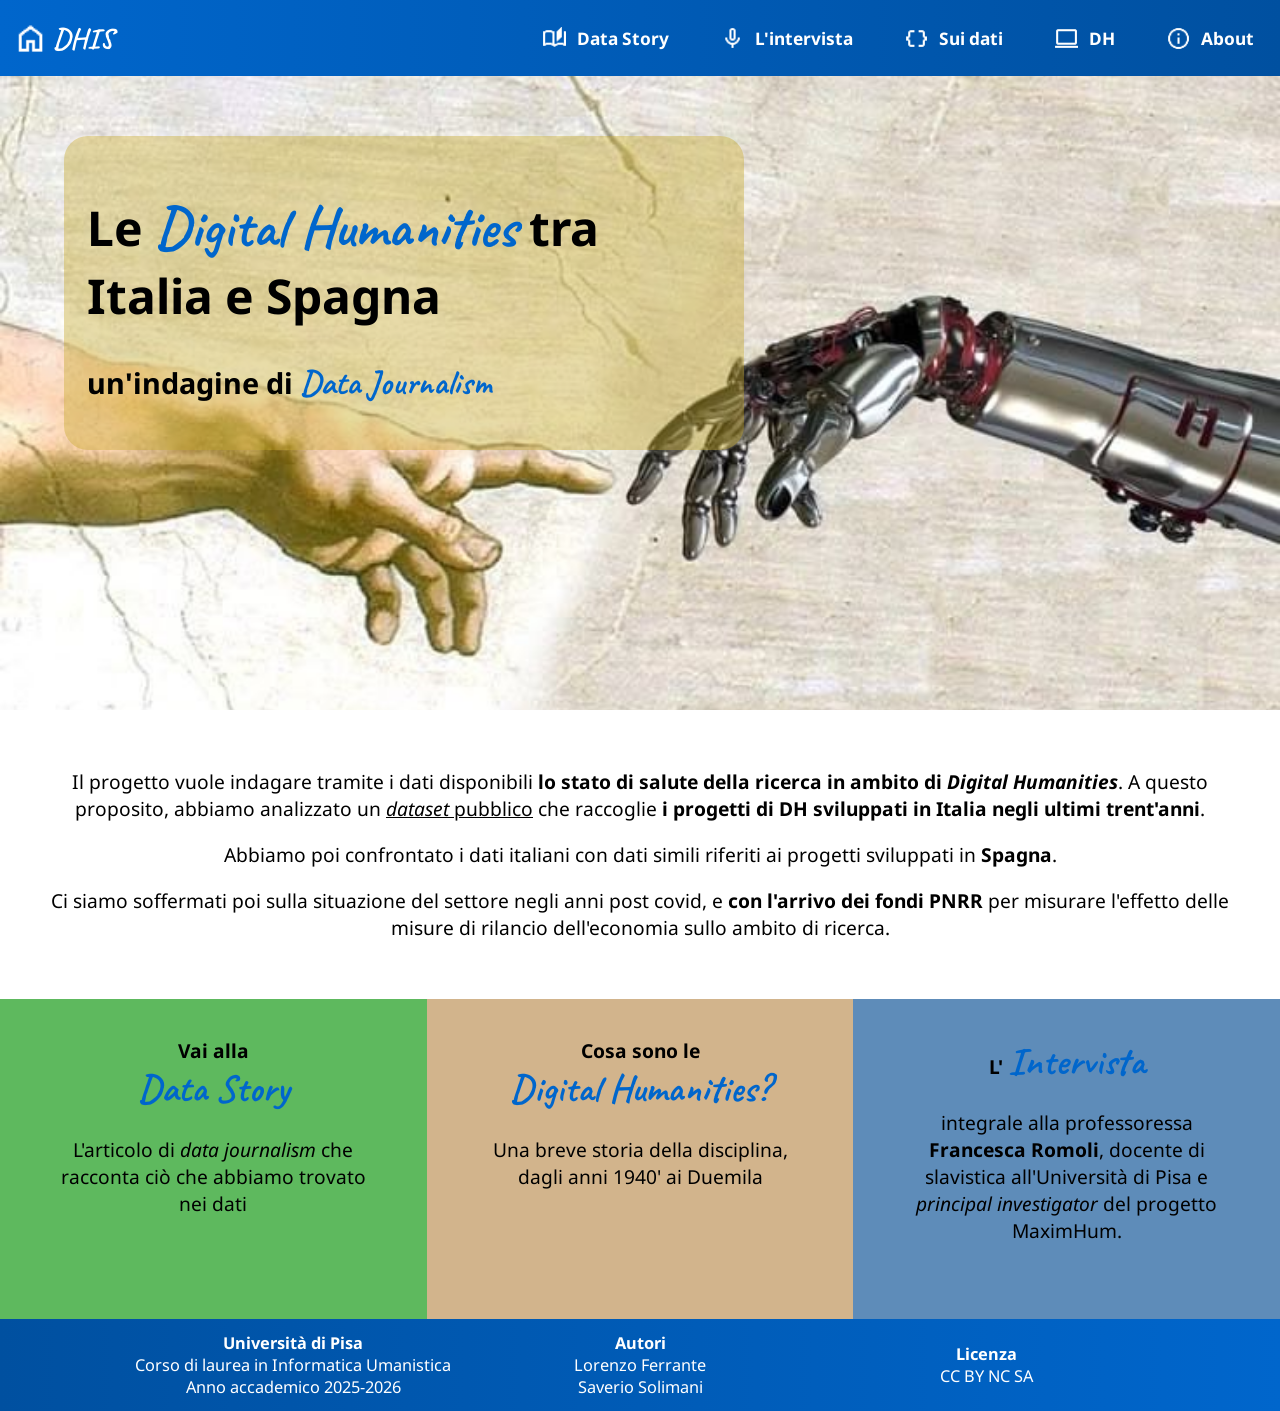
<file: sito_web/index.html>
<!DOCTYPE html>
<html lang="it">

<head>
    <meta charset="UTF-8">
    <meta name="viewport" content="width=device-width, initial-scale=1.0">
    <title>DHIS - Data Journalism</title>

    <link rel="icon" type="image/x-icon" href="img/favicon.ico">
    <link rel="preconnect" href="https://fonts.googleapis.com">
    <link rel="preconnect" href="https://fonts.gstatic.com" crossorigin>
    <link href="https://fonts.googleapis.com/css2?family=Noto+Sans:ital,wght@0,100..900;1,100..900&display=swap" rel="stylesheet">
    <link rel="stylesheet" href="style.css">

    <link rel="preconnect" href="https://fonts.googleapis.com">
    <link rel="preconnect" href="https://fonts.gstatic.com" crossorigin>
    <link href="https://fonts.googleapis.com/css2?family=Caveat:wght@400..700&display=swap" rel="stylesheet">

    <link rel="shortcut icon" href="favicon.ico.png" type="image/x-icon">
    <style>
        body {
            margin: 0;
            padding: 0;
            animation: pageLoad 1s ease-in-out;
        }

        @keyframes pageLoad {
            from {opacity: 0;}
            to {opacity: 1;}
        }
    </style>
</head>

<body>
    <div id="header">
        <a id="home" href="index.html"><img src="img/icone/home.png" alt="Home"> DHIS</a>
        <a href="articolo.html"> <img src="img/icone/articolo.png" alt="Articolo">Data Story</a>
        <a href="intervista.html"><img src="img/icone/microfono.png" alt="About">L'intervista</a>
        <a href="dati.html"><img src="img/icone/dati.png" alt="Dati">Sui dati</a>
        <a href="digital_humanities.html"><img src="img/icone/computer.png" alt="Digital Humanities">DH</a>
        <a href="about.html"><img src="img/icone/about.png" alt="About">About</a>
    </div>

    <div id="copertina">
        <div>
            <h1>Le <span class="evidenza">Digital Humanities</span> tra Italia e Spagna</h1>
            <h2>un'indagine di <span class="evidenza">Data Journalism</span></h2>
        </div>
    </div>

    <div id="abstract">
        <p>
            Il progetto vuole indagare tramite i dati disponibili <span class="grassetto">
            lo stato di salute della ricerca in ambito di <span class="corsivo">Digital Humanities</span></span>.
            A questo proposito, abbiamo analizzato un <a href="https://zenodo.org/records/19003595" target="_blank"><span class="corsivo">dataset</span> pubblico</a>
            che raccoglie <span class="grassetto">i progetti di DH sviluppati in Italia negli ultimi trent'anni</span>.

        <p>
            Abbiamo poi confrontato i dati italiani con dati simili riferiti ai progetti sviluppati in <span class="grassetto">Spagna</span>.
        </p>
        </p>
        <p>
            Ci siamo soffermati poi sulla situazione del settore negli anni post covid, e
            <span class="grassetto">con l'arrivo dei fondi PNRR</span> per misurare l'effetto delle misure di rilancio dell'economia sullo ambito di ricerca.
        </p>
        
    </div>

    <div id="corpo">
        <a href="articolo.html" id="ds">
            <span class="grassetto">Vai alla
                <br>
                <span class="evidenza">Data Story</span>
                <br>
                <p class="spiegazione">L'articolo di <span class="corsivo">data journalism</span> che racconta ciò che abbiamo trovato nei dati</p>
            </span>
        </a>
        
        <a href="digital_humanities.html" id="dh">
            <span class="grassetto">Cosa sono le
                <br>
                <span class="evidenza">Digital Humanities?</span>
                <br>
                <p class="spiegazione">Una breve storia della disciplina, dagli anni 1940' ai Duemila</p>
            </span>
        </a>
        <a href="intervista.html" id="int">
            <span class="grassetto">L'
                <span class="evidenza">Intervista</span>
                <br>
                <p class="spiegazione">
                    integrale alla professoressa <span class="grassetto">Francesca Romoli</span>,
                    docente di slavistica all'Università di Pisa e <span class="corsivo">principal investigator</span>
                    del progetto MaximHum.
                </p>
            </span>
        </a>
    </div>

    <div id="footer">
        <a href="https://www.fileli.unipi.it/informatica-umanistica-lm/" target="_blank">
            <span class="grassetto">Università di Pisa</span> <br>
            <span>Corso di laurea in Informatica Umanistica</span>
            <br>
            <span>Anno accademico 2025-2026</span>
        </a>

        <div id="cont_autori">
                <span class="grassetto">Autori</span>
                <br>
                <span><a href="mailto:l.ferrante9@studenti.unipi.it">Lorenzo Ferrante</a>
                <br>
                <span><a href="mailto:s.solimani1@studenti.unipi.it">Saverio Solimani</a></span>
        </div>

        <a href="https://creativecommons.org/licenses/by-nc-sa/4.0/" target="_blank">
            <span class="grassetto">Licenza</span>
            <br>
            <span>CC BY NC SA</span>
        </a>
    </div>
</body>


</html>
</file>
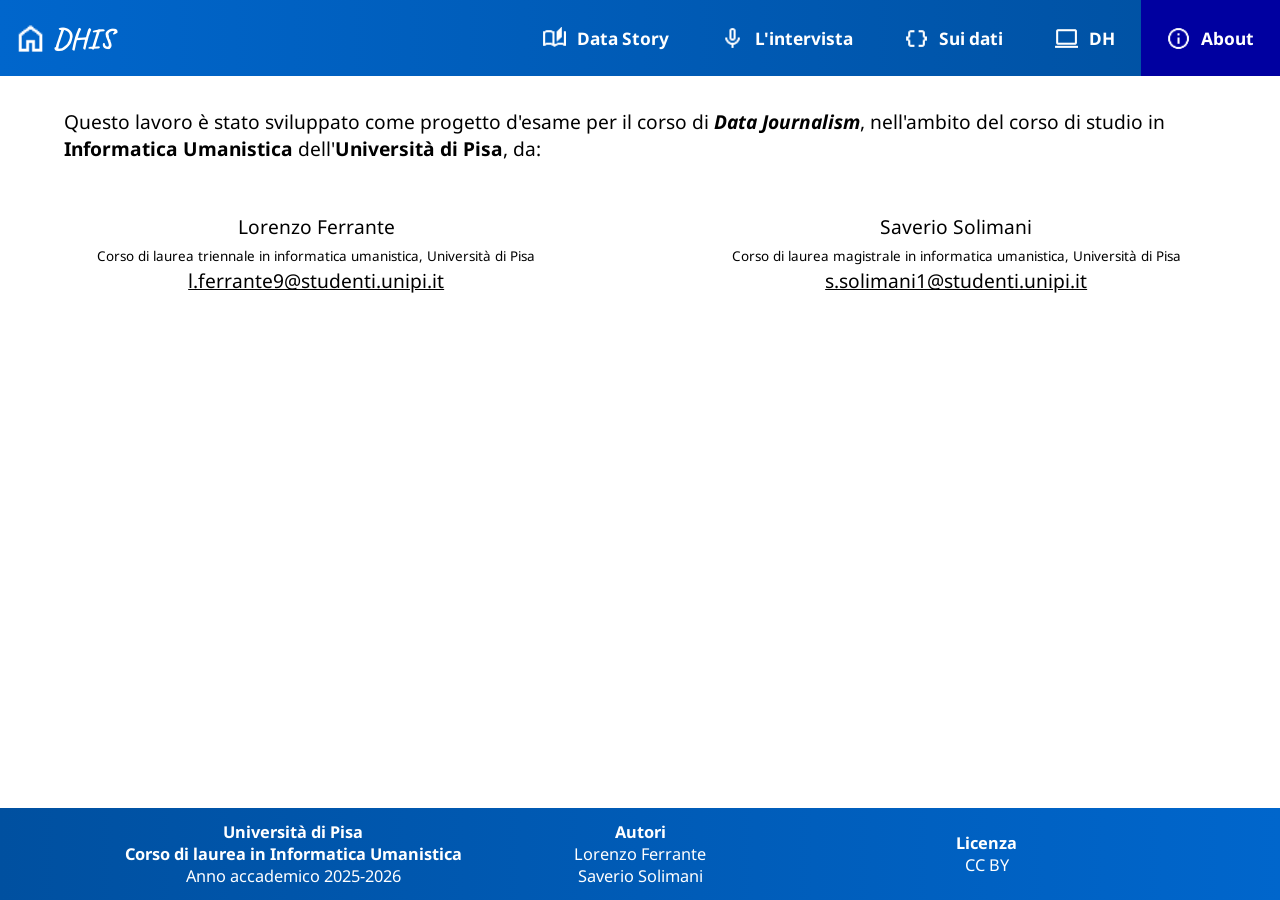
<file: sito_web/about.html>
<!DOCTYPE html>
<html lang="it">

<head>
    <meta charset="UTF-8">
    <meta name="viewport" content="width=device-width, initial-scale=1.0">
    <title>DHIS - about</title>

    <link rel="icon" type="image/x-icon" href="img/favicon.ico">
    <link rel="preconnect" href="https://fonts.googleapis.com">
    <link rel="preconnect" href="https://fonts.gstatic.com" crossorigin>
    <link href="https://fonts.googleapis.com/css2?family=Noto+Sans:ital,wght@0,100..900;1,100..900&display=swap" rel="stylesheet">
    <link rel="stylesheet" href="style.css">

    <link rel="preconnect" href="https://fonts.googleapis.com">
    <link rel="preconnect" href="https://fonts.gstatic.com" crossorigin>
    <link href="https://fonts.googleapis.com/css2?family=Caveat:wght@400..700&display=swap" rel="stylesheet">

    
</head>

<body>
    <div id="header">
        <a id="home" href="index.html"><img src="img/icone/home.png" alt="Home">DHIS</a>
        <a href="articolo.html"> <img src="img/icone/articolo.png" alt="Articolo">Data Story</a>
        <a href="intervista.html"><img src="img/icone/microfono.png" alt="About">L'intervista</a>
        <a href="dati.html"><img src="img/icone/dati.png" alt="Dati">Sui dati</a>
        <a href="digital_humanities.html"><img src="img/icone/computer.png" alt="Digital Humanities">DH</a>
        <a href="about.html" class="here"><img src="img/icone/about.png" alt="About">About</a>
    </div>


    <div class="corpo">
        <p>
            Questo lavoro è stato sviluppato come progetto d'esame per il corso di <span class="grassetto corsivo">Data Journalism</span>,
            nell'ambito del corso di studio in <span class="grassetto">Informatica Umanistica</span> dell'<span class="grassetto">Università di Pisa</span>, da:
        </p>
    </div>

    <div id="autori">
        <div>
            Lorenzo Ferrante
            <br>
            <span class="piccolo">Corso di laurea triennale in informatica umanistica, Università di Pisa</span>
            <a href="mailto:l.ferrante9@studenti.unipi.it" target="_blank">l.ferrante9@studenti.unipi.it</a>
        </div>

        <p>
            Saverio Solimani
            <br>
            <span class="piccolo">Corso di laurea magistrale in informatica umanistica, Università di Pisa</span>
            <a href="mailto:s.solimani1@studenti.unipi.it" target="_blank">s.solimani1@studenti.unipi.it</a>
        </p>

    </div>

    <div id="footer">
        <a href="https://www.fileli.unipi.it/informatica-umanistica-lm/" target="_blank">
            <span class="grassetto">Università di Pisa <br>
            Corso di laurea in Informatica Umanistica</span>
            <br>
            <span>Anno accademico 2025-2026</span>
        </a>

        <div id="cont_autori">
                <span class="grassetto">Autori</span>
                <br>
                <span><a href="mailto:l.ferrante9@studenti.unipi.it">Lorenzo Ferrante</a>
                <br>
                <span><a href="mailto:s.solimani1@studenti.unipi.it">Saverio Solimani</a></span>
        </div>

        <a href="https://creativecommons.org/licenses/by/4.0/deed.it" target="_blank">
            <span class="grassetto">Licenza</span>
            <br>
            <span>CC BY</span>
        </a>
    </div>
</body>


</html>
</file>
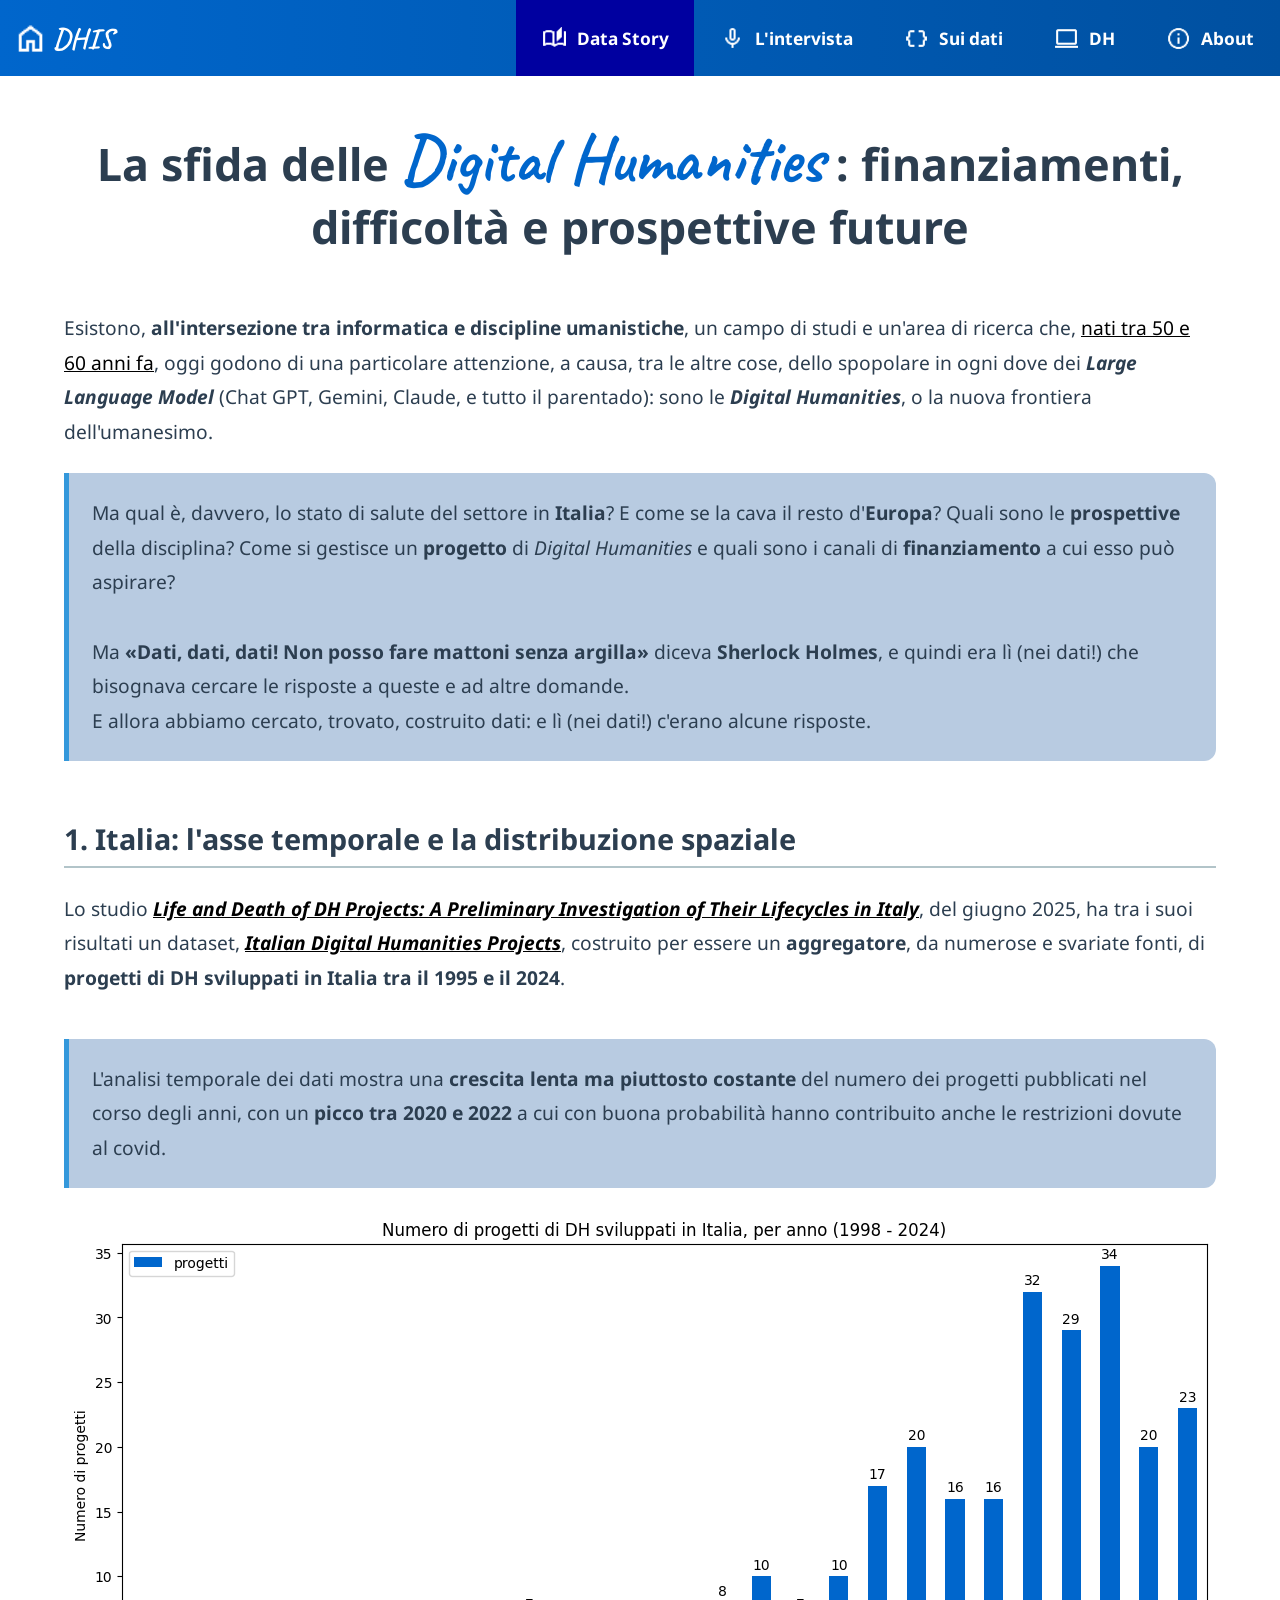
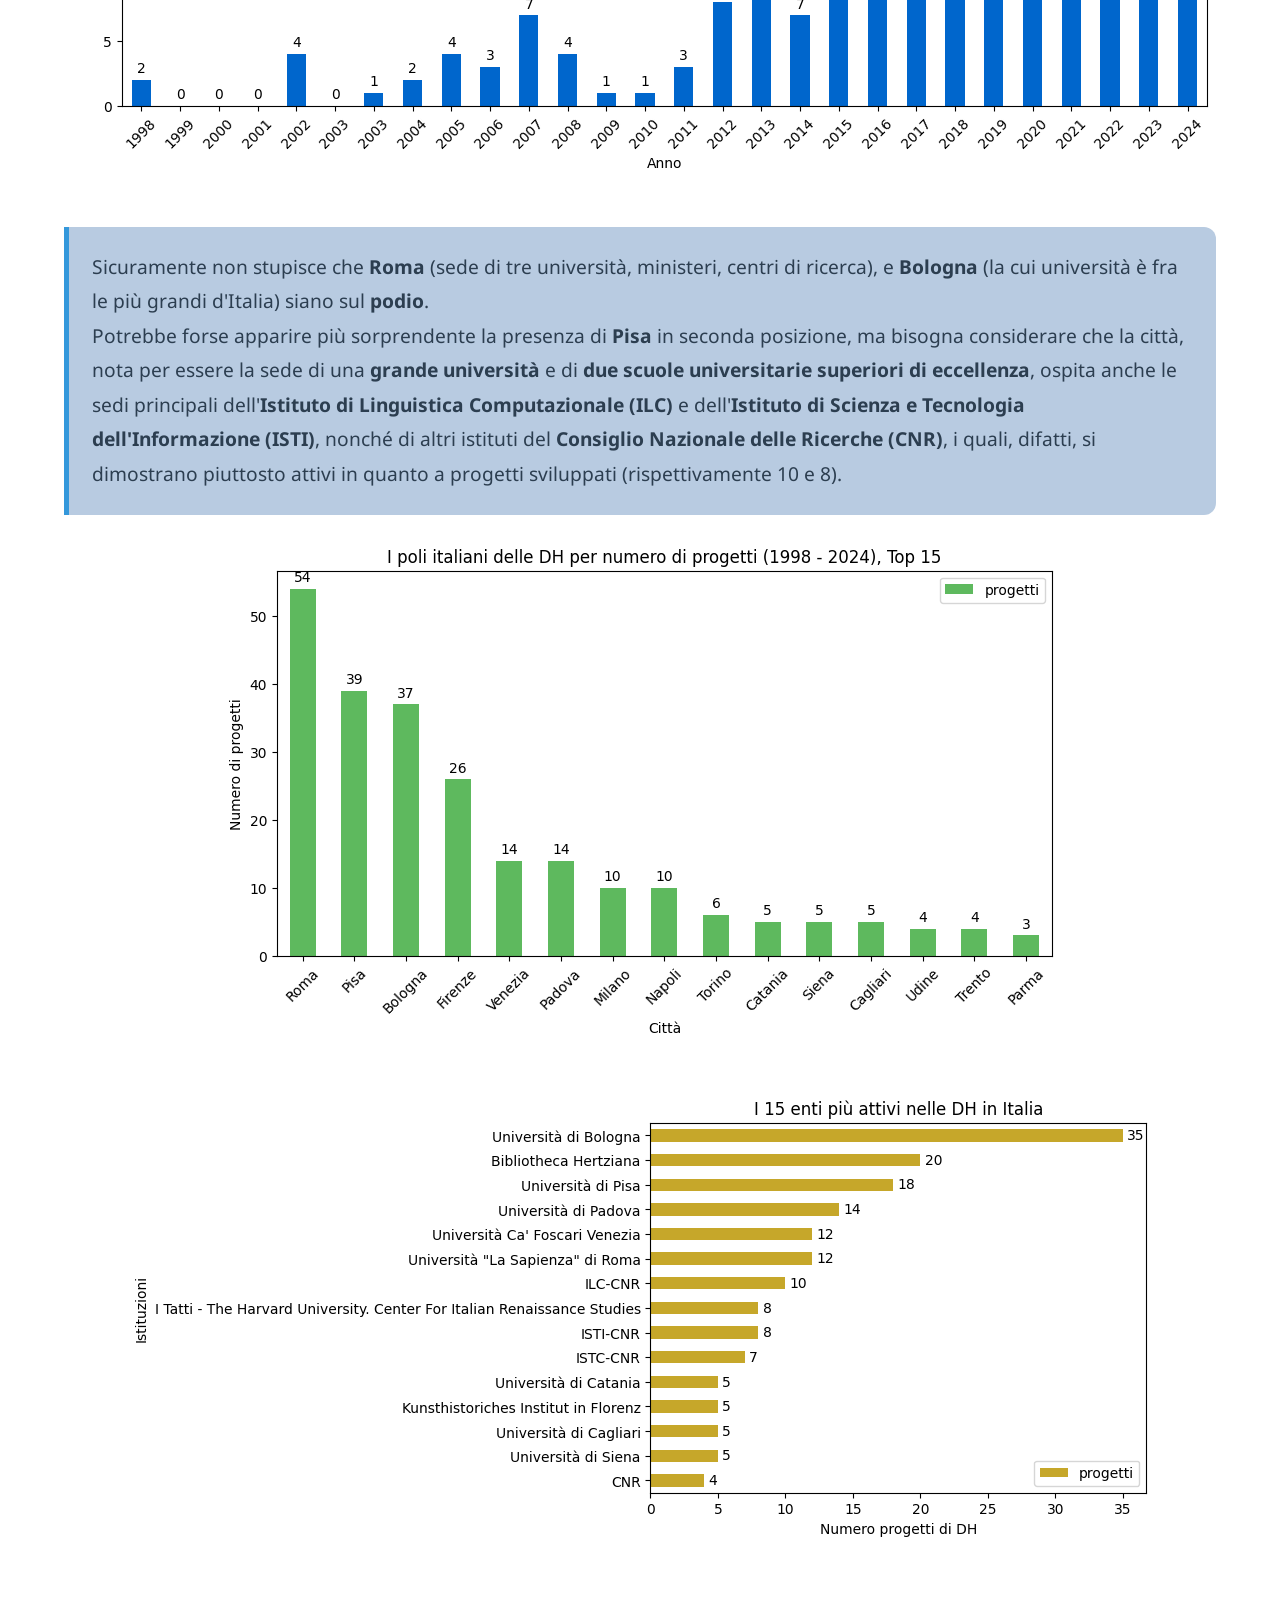
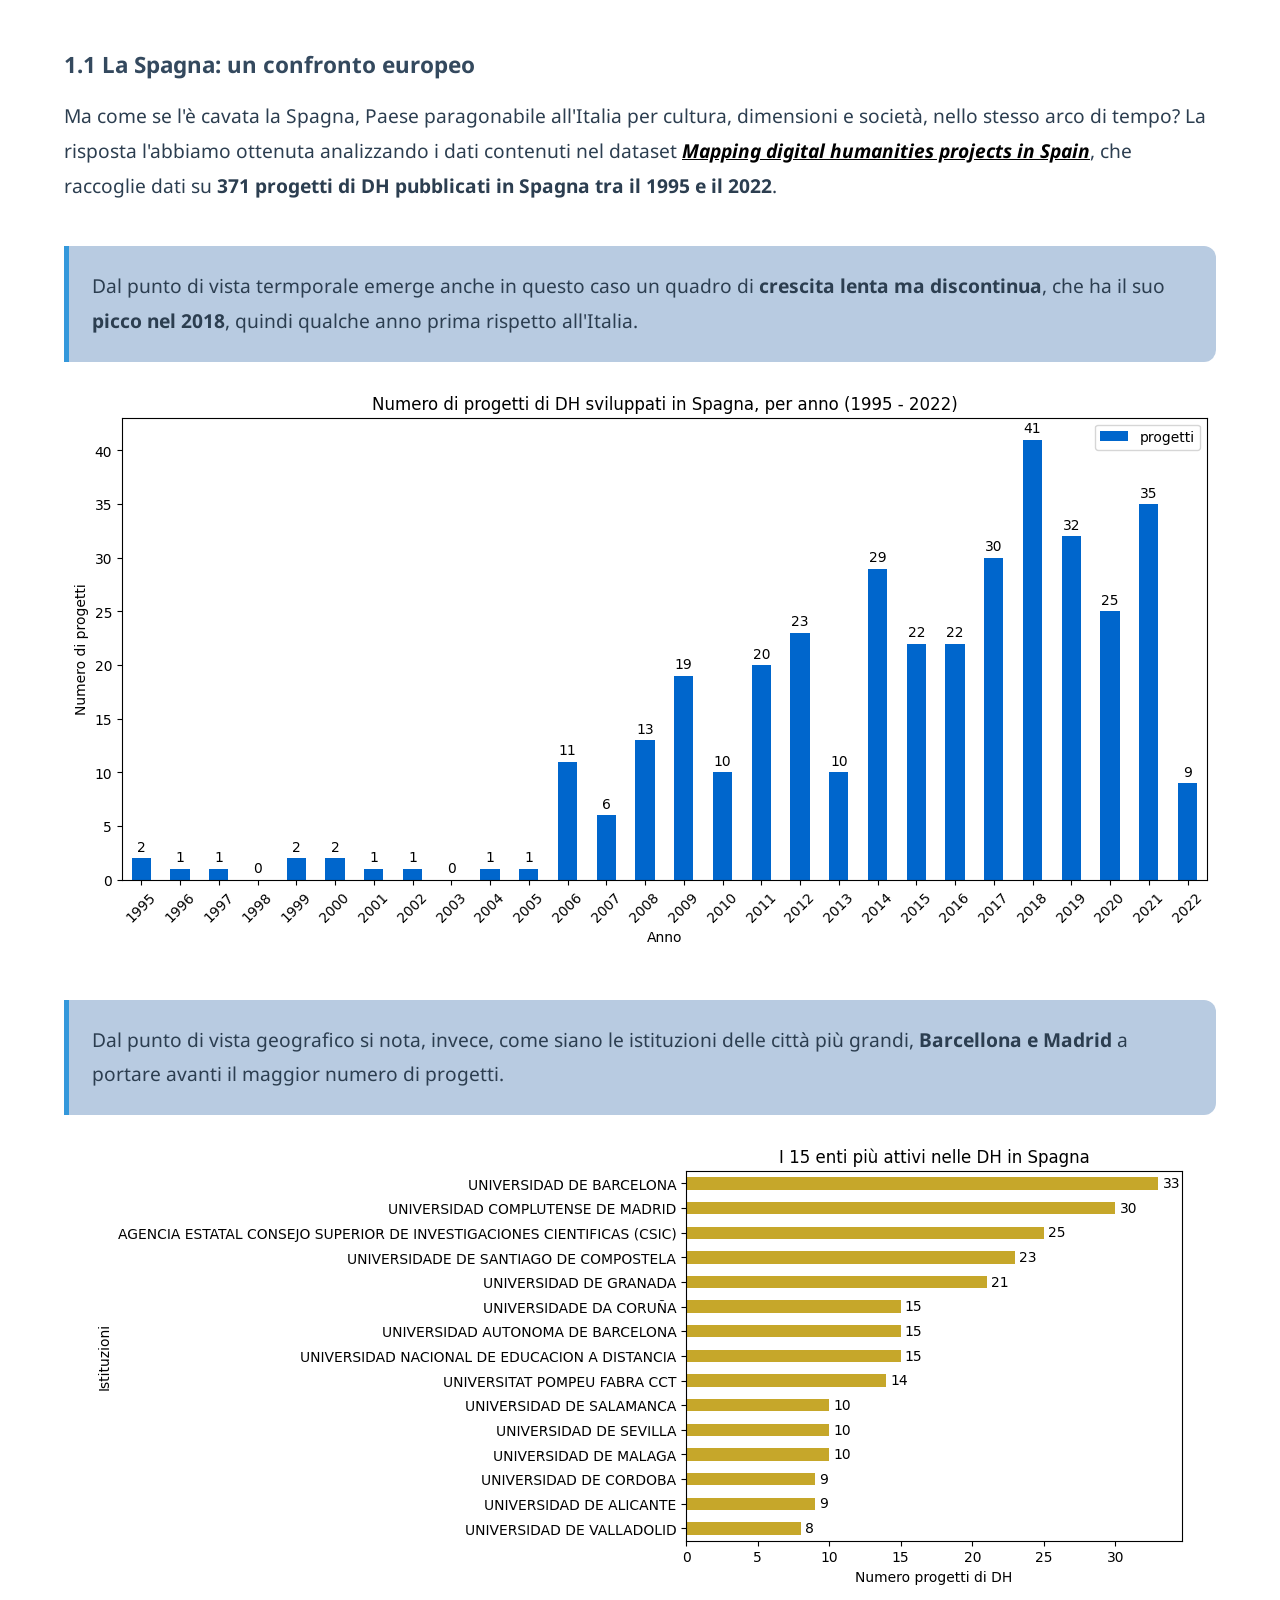
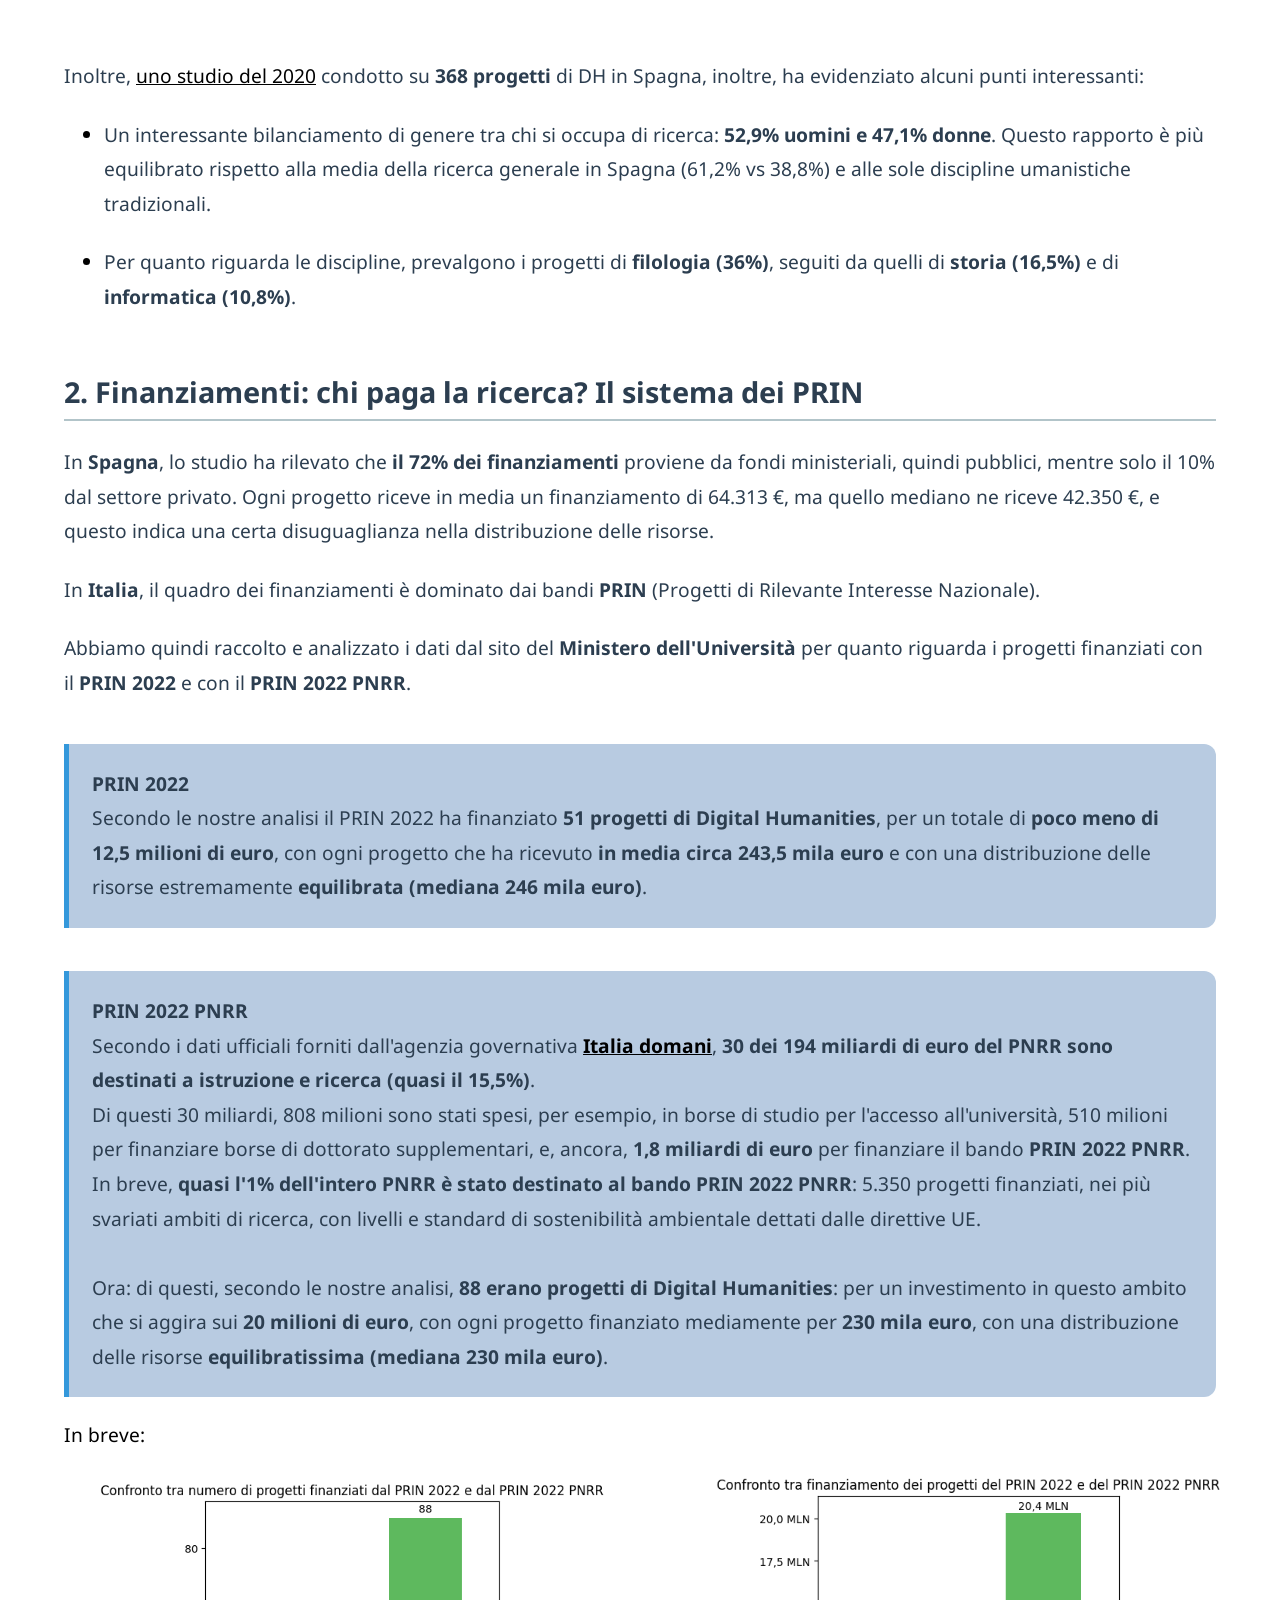
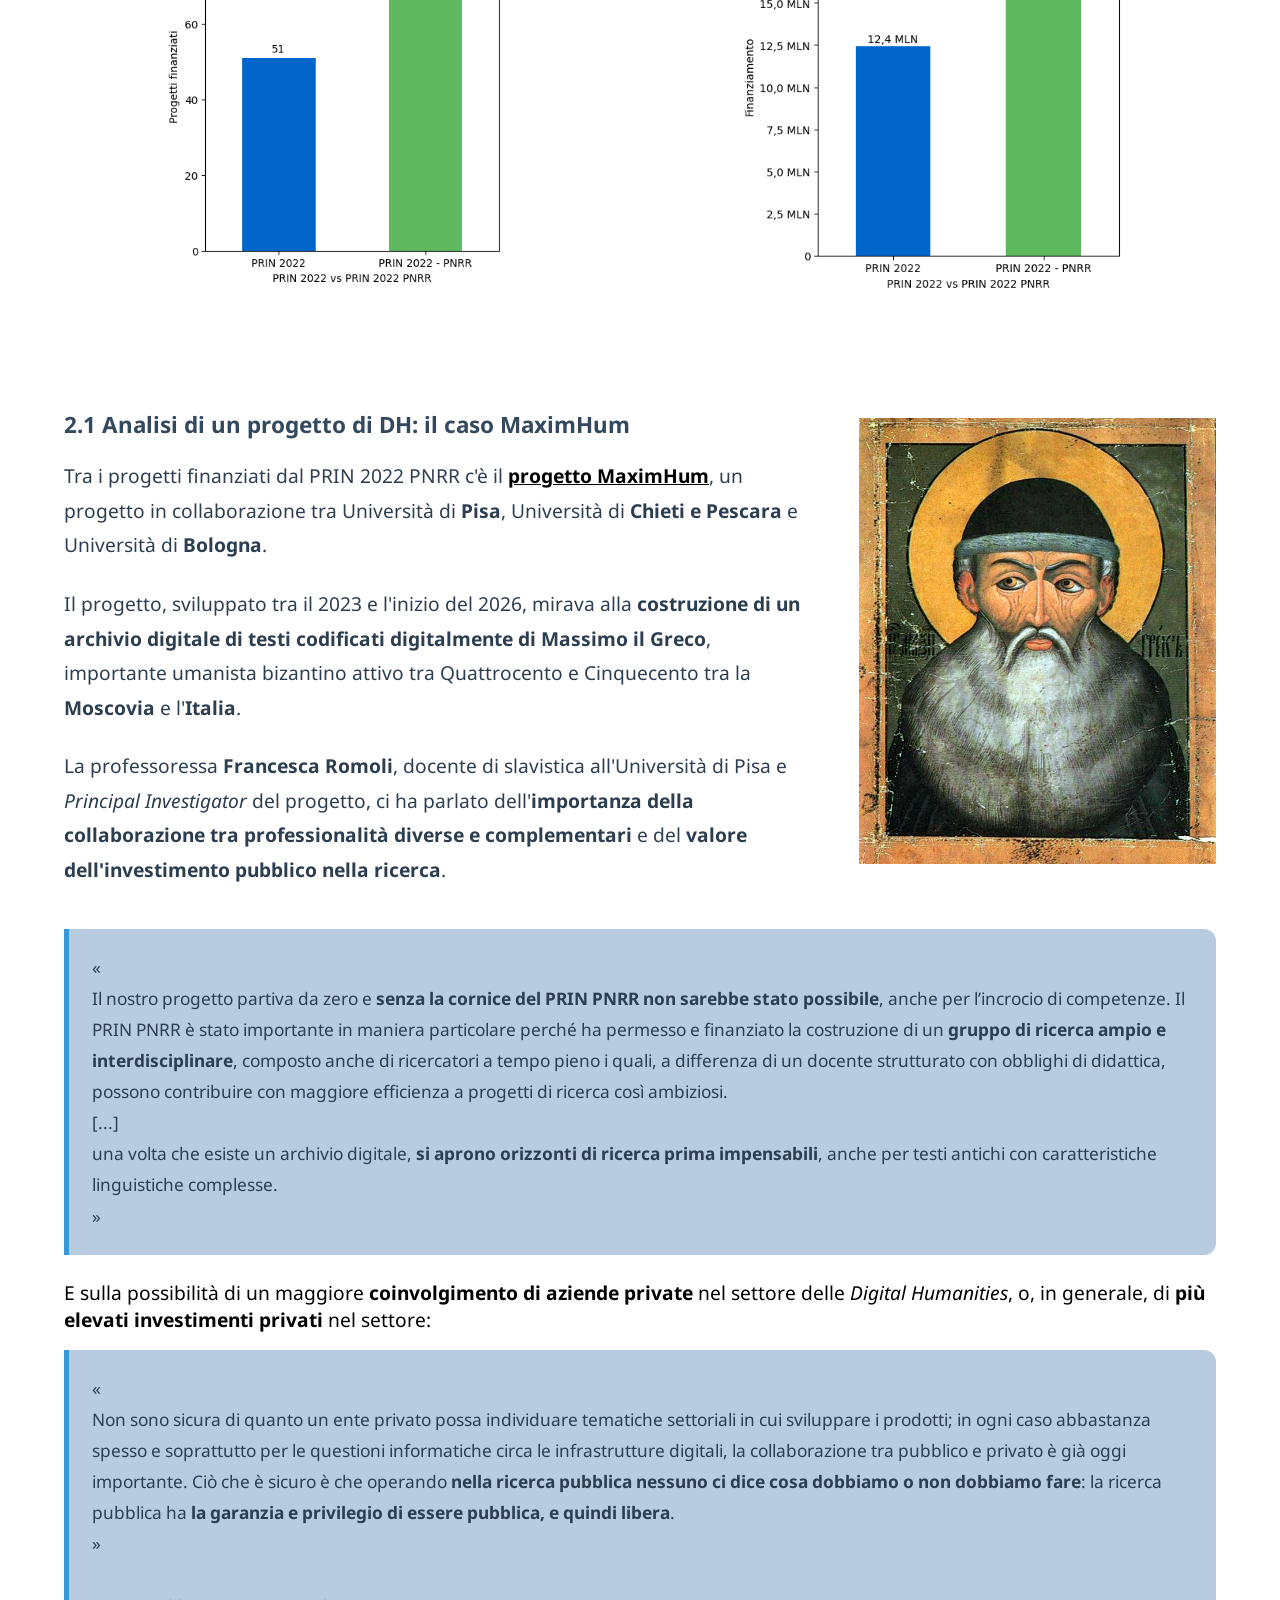
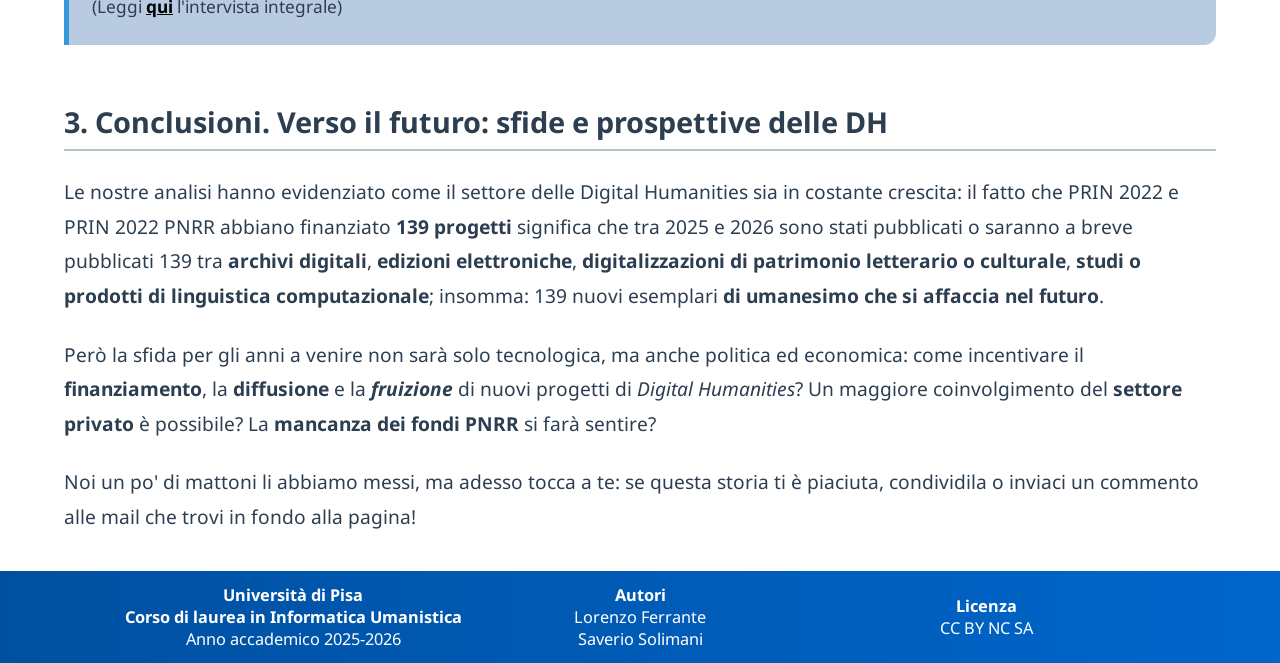
<file: sito_web/articolo.html>
<!DOCTYPE html>
<html lang="it">

<head>
    <meta charset="UTF-8">
    <meta name="viewport" content="width=device-width, initial-scale=1.0">
    <title>DHIS - articolo</title>

    <link rel="icon" type="image/x-icon" href="img/favicon.ico">
    <link rel="preconnect" href="https://fonts.googleapis.com">
    <link rel="preconnect" href="https://fonts.gstatic.com" crossorigin>
    <link href="https://fonts.googleapis.com/css2?family=Noto+Sans:ital,wght@0,100..900;1,100..900&display=swap" rel="stylesheet">
    <link rel="stylesheet" href="style.css">

    <link rel="preconnect" href="https://fonts.googleapis.com">
    <link rel="preconnect" href="https://fonts.gstatic.com" crossorigin>
    <link href="https://fonts.googleapis.com/css2?family=Caveat:wght@400..700&display=swap" rel="stylesheet">
    
</head>

<body>
    <div id="header">
        <a id="home" href="index.html"><img src="img/icone/home.png" alt="Home">DHIS</a>
        <a href="articolo.html" class="here"> <img src="img/icone/articolo.png" alt="Articolo">Data Story</a>
        <a href="intervista.html"><img src="img/icone/microfono.png" alt="About">L'intervista</a>
        <a href="dati.html"><img src="img/icone/dati.png" alt="Dati">Sui dati</a>
        <a href="digital_humanities.html"><img src="img/icone/computer.png" alt="Digital Humanities">DH</a>
        <a href="about.html"><img src="img/icone/about.png" alt="About">About</a>
    </div>


    <div class="corpo">
        <header class="article-header">
        <h1>La sfida delle <span class="evidenza">Digital Humanities</span>  : finanziamenti, difficoltà e prospettive future</h1>
        </header>
        
        <article class="article-body">
        
        <!-- Sezione 1: Introduzione -->
        <div class="sezione">
          <p>
            Esistono, <span class="grassetto">all'intersezione tra informatica e discipline umanistiche</span>, un campo di studi e un'area di ricerca che,
            <a href="digital_humanities.html">nati tra 50 e 60 anni fa</a>, oggi godono di una particolare attenzione, a causa, tra le altre cose, dello
            spopolare in ogni dove dei <span class="grassetto corsivo">Large Language Model</span> (Chat GPT, Gemini, Claude, e tutto il parentado): sono le
            <span class="grassetto corsivo">Digital Humanities</span>, o la nuova frontiera dell'umanesimo.
          </p>
          <p class="commento">
            Ma qual è, davvero, lo stato di salute del settore in <span class="grassetto">Italia</span>?
            E come se la cava il resto d'<span class="grassetto">Europa</span>?
            Quali sono le <span class="grassetto">prospettive</span> della disciplina?
            Come si gestisce un <span class="grassetto">progetto</span> di <span class="corsivo">Digital Humanities</span>
            e quali sono i canali di <span class="grassetto">finanziamento</span> a cui esso può aspirare?
            <br>
            <br>
            Ma <span class="grassetto">«Dati, dati, dati! Non posso fare mattoni senza argilla»</span>
            diceva <span class="grassetto">Sherlock Holmes</span>,
            e quindi era lì (nei dati!) che bisognava cercare le risposte a queste e ad altre domande.
            <br>
            E allora abbiamo cercato, trovato, costruito dati: e lì (nei dati!) c'erano alcune risposte.
          </p>
        </div>
          
          
        <!-- Sezione 2: analisi del dataset italiano -->
        <div class="sezione">
          <h2>1. Italia: l'asse temporale e la distribuzione spaziale</h2>
          <p>
            Lo studio <a href="https://aiucd2025.dlls.univr.it/assets/pdf/papers/36.pdf" target="_blank" class="grassetto corsivo">Life and Death of DH Projects: A Preliminary Investigation
            of Their Lifecycles in Italy</a>, del giugno 2025, ha tra i suoi risultati un dataset, <a href="https://zenodo.org/records/19003595" target="_blank" class="grassetto corsivo">Italian Digital Humanities Projects</a>,
            costruito per essere un <span class="grassetto">aggregatore</span>, da numerose e svariate fonti, di <span class="grassetto">progetti di DH sviluppati in Italia tra il 1995 e il 2024</span>.
          </p>

          <div>
            <!-- Blocco grafici-commenti -->
            <div class="gr_com_block">
              
              <p class="commento">
                L'analisi temporale dei dati mostra una <span class="grassetto">crescita lenta ma piuttosto costante</span>
                del numero dei progetti pubblicati nel corso degli anni, con un <span class="grassetto">picco tra 2020 e 2022</span> a cui
                con buona probabilità hanno contribuito anche le restrizioni dovute al covid.
              </p>

              <img src="img/grafici/italia_progetti_per_anno_1998_2024.png" alt="Numero di progetti di DH sviluppati in Italia, per anno (1998 - 2024)"/>
              

              <p class="commento">
                Sicuramente non stupisce che <span class="grassetto">Roma</span> (sede di tre università, ministeri, centri di ricerca),
                e <span class="grassetto">Bologna</span> (la cui università è fra le più grandi d'Italia) siano sul <span class="grassetto">podio</span>.
                <br>
                Potrebbe forse apparire più sorprendente la presenza di <span class="grassetto">Pisa</span> in seconda posizione, ma bisogna considerare che la città, nota per essere la 
                sede di una <span class="grassetto">grande università</span> e di <span class="grassetto">due scuole universitarie superiori di eccellenza</span>, ospita
                anche le sedi principali dell'<span class="grassetto">Istituto di Linguistica Computazionale (ILC)</span> e 
                dell'<span class="grassetto">Istituto di Scienza e Tecnologia dell'Informazione (ISTI)</span>, nonché di altri istituti del <span class="grassetto">Consiglio Nazionale delle Ricerche (CNR)</span>,
                i quali, difatti, si dimostrano piuttosto attivi in quanto a progetti sviluppati (rispettivamente 10 e 8).
              </p>

              <img src="img/grafici/italia_top_15_citta_1998_2024.png" alt="I poli italiani delle DH per numero di progetti (1998 - 2024), top 15"/>

              <img src="img/grafici/italia_top_15_enti_1998_2024.png" alt="I 15 enti più attivi nelle DH in Italia">
              
            </div>
          </div>
        </div>


        
      <div class="sezione">
        <!-- Sezione 3: il confronto con la Spagna -->
        <h3>1.1 La Spagna: un confronto europeo</h3>
        <p>
          Ma come se l'è cavata la Spagna, Paese paragonabile all'Italia per cultura, dimensioni e società, nello
          stesso arco di tempo?
          La risposta l'abbiamo ottenuta analizzando i dati contenuti nel dataset
          <a href="https://zenodo.org/records/3893546" target="_blank" class="grassetto corsivo">Mapping digital humanities projects in Spain</a>,
          che raccoglie dati su <span class="grassetto">371 progetti di DH pubblicati in Spagna tra il 1995 e il 2022</span>.
        </p>

        <div>
          <!-- Blocco grafici-commenti -->
          <div class="gr_com_block">

            <p class="commento">
              Dal punto di vista termporale emerge anche in questo caso un quadro di <span class="grassetto">crescita lenta ma discontinua</span>, che ha il suo <span class="grassetto">picco nel 2018</span>,
              quindi qualche anno prima rispetto all'Italia.
            </p>

            <img src="img/grafici/spagna_progetti_per_anno_1995_2022.png"/>

            <p class="commento">
              Dal punto di vista geografico si nota, invece, come siano le istituzioni delle città più grandi,
              <span class="grassetto">Barcellona e Madrid</span> a portare avanti il maggior numero di progetti.
            </p>

            <img src="img/grafici/spagna_top_15_enti_1995_2021.png"/>
          </div>
        </div>

        <p>
          Inoltre, <a href="https://dh2020.adho.org/wp-content/uploads/2020/07/187_EvolucinyescenarioactualdelasHumanidadesDigitalesenEspaa.html" target="_blank">uno studio del 2020</a>
          condotto su <span class="grassetto">368 progetti</span> di DH in Spagna, inoltre, ha evidenziato alcuni punti interessanti:
        </p>
        <ul>
          <li>
            <p>
            Un interessante bilanciamento di genere tra chi si occupa di ricerca:
            <span class="grassetto">52,9% uomini e 47,1% donne</span>.
            Questo rapporto è più equilibrato rispetto alla media della ricerca generale in Spagna (61,2% vs 38,8%)
            e alle sole discipline umanistiche tradizionali.
            </p>
          </li>
          <li>
            <p>
            Per quanto riguarda le discipline, prevalgono i progetti di <span class="grassetto">filologia (36%)</span>,
            seguiti da quelli di <span class="grassetto">storia (16,5%)</span>
            e di <span class="grassetto">informatica (10,8%)</span>.
            </p>
          </li>
        </ul>
      </div>
  

        <!-- Sezione 4: finanziamenti e progetti PRIN -->
      <div class="sezione">
        <h2>2. Finanziamenti: chi paga la ricerca? Il sistema dei PRIN</h2>
        <p>
          In <span class="grassetto">Spagna</span>, lo studio ha rilevato che <span class="grassetto">il 72% dei finanziamenti</span>
          proviene da fondi ministeriali, quindi pubblici, mentre solo il 10% dal settore privato.
          Ogni progetto riceve in media un finanziamento di 64.313 €, ma quello mediano ne riceve 42.350 €, e questo
          indica una certa disuguaglianza nella distribuzione delle risorse.
        </p>
        <p>
          In <span class="grassetto">Italia</span>, il quadro dei finanziamenti è dominato dai bandi
          <span class="grassetto">PRIN</span> (Progetti di Rilevante Interesse Nazionale).
        </p>
        <p>
          Abbiamo quindi raccolto e analizzato i dati dal sito del <span class="grassetto">Ministero dell'Università</span> per quanto riguarda
          i progetti finanziati con il <span class="grassetto">PRIN 2022</span> e con il <span class="grassetto">PRIN 2022 PNRR</span>.
        </p>

        <div id="prin_2022">
          <p class="commento">
            <span class="grassetto">PRIN 2022</span>
            <br>
            Secondo le nostre analisi il PRIN 2022 ha finanziato <span class="grassetto">51 progetti di Digital Humanities</span>,
            per un totale di <span class="grassetto">poco meno di 12,5 milioni di euro</span>, con ogni progetto che ha ricevuto
            <span class="grassetto">in media circa 243,5 mila euro</span> e con una distribuzione delle risorse estremamente
            <span class="grassetto">equilibrata (mediana 246 mila euro)</span>.

          </p>
        </div>

        <div id="prin_2022_pnrr">
          <p class="commento">
            <span class="grassetto">PRIN 2022 PNRR</span>
            <br>
            Secondo i dati ufficiali forniti dall'agenzia governativa <a href="https://www.italiadomani.gov.it/content/sogei-ng/it/it/il-piano/missioni-pnrr/istruzione-e-ricerca.html" target="_blank" class="grassetto">Italia domani</a>,
            <span class="grassetto">30 dei 194 miliardi di euro del PNRR sono destinati a istruzione e ricerca (quasi il 15,5%)</span>.
            <br>
            Di questi 30 miliardi, 808 milioni sono stati spesi, per esempio, in borse di studio per l'accesso all'università,
            510 milioni per finanziare borse di dottorato supplementari, e, ancora, <span class="grassetto">1,8 miliardi di euro</span>
            per finanziare il bando <span class="grassetto">PRIN 2022 PNRR</span>.
            <br>
            In breve, <span class="grassetto">quasi l'1% dell'intero PNRR è stato destinato al bando PRIN 2022 PNRR</span>: 5.350 progetti finanziati,
            nei più svariati ambiti di ricerca, con livelli e standard di sostenibilità ambientale dettati dalle direttive UE.
            <br>
            <br>
            Ora: di questi, secondo le nostre analisi, <span class="grassetto">88 erano progetti di Digital Humanities</span>: per un
            investimento in questo ambito che si aggira sui <span class="grassetto">20 milioni di euro</span>, con ogni progetto finanziato mediamente
            per <span class="grassetto">230 mila euro</span>, con una distribuzione delle risorse <span class="grassetto">equilibratissima (mediana 230 mila euro)</span>.
          </p>
        </div>


        
        In breve:
        <div class="gr_com affiancati">
          <img src="img/grafici/italia_numero_progetti_prin_vs_pnrr.png" alt="">
          <img src="img/grafici/italia_finanziamento_progetti_prin_vs_pnrr.png" alt="">
        </div>

      </div>


      <div class="sezione">
        <div>
          <div>
            <h3>2.1 Analisi di un progetto di DH: il caso MaximHum</h3>
            <p>
              Tra i progetti finanziati dal PRIN 2022 PNRR c'è il <a href="https://maximhum.fileli.unipi.it" target="_blank" class="grassetto">progetto MaximHum</a>,
              un progetto in collaborazione tra Università di <span class="grassetto">Pisa</span>, Università di <span class="grassetto">Chieti e Pescara</span>
              e Università di <span class="grassetto">Bologna</span>.
            </p>
            <p>
              Il progetto, sviluppato tra il 2023 e l'inizio del 2026, mirava alla <span class="grassetto">costruzione di un
              archivio digitale di testi codificati digitalmente di Massimo il Greco</span>, importante umanista bizantino attivo tra Quattrocento e Cinquecento
              tra la <span class="grassetto">Moscovia</span> e l'<span class="grassetto">Italia</span>.
            </p>
            <p>
              La professoressa <span class="grassetto">Francesca Romoli</span>, docente
              di slavistica all'Università di Pisa e <span class="corsivo">Principal Investigator</span> del progetto,
              ci ha parlato dell'<span class="grassetto">importanza della collaborazione tra professionalità diverse e complementari</span>
              e del <span class="grassetto">valore dell'investimento pubblico nella ricerca</span>.
            </p>
          </div>

          <div id="cont_max_greco">
            <img src="img/massimo_greco.jpg" alt="Massimo il Greco">
          </div>
        </div>

        <p class="commento citazione">
          «<br>
          Il nostro progetto partiva da zero e <span class="grassetto">senza la cornice del PRIN PNRR non sarebbe stato possibile</span>,
          anche per l’incrocio di competenze. 
          Il PRIN PNRR è stato importante in maniera particolare perché ha permesso e finanziato la costruzione di un
          <span class="grassetto">gruppo di ricerca ampio e interdisciplinare</span>, composto anche di ricercatori a tempo pieno i quali, a differenza di 
          un docente strutturato con obblighi di didattica, possono contribuire con maggiore efficienza a progetti di ricerca così ambiziosi.
          <br>
          [...]
          <br>
          una volta che esiste un archivio digitale, <span class="grassetto">si aprono orizzonti di ricerca prima impensabili</span>,
          anche per testi antichi con caratteristiche linguistiche complesse.
          <br>»

          <br>
        </p>

        E sulla possibilità di un maggiore <span class="grassetto">coinvolgimento di aziende private</span>
        nel settore delle <span class="corsivo">Digital Humanities</span>, o, in generale, di
        <span class="grassetto">più elevati investimenti privati</span> nel settore:
        <p class="commento citazione">
          «<br>
          Non sono sicura di quanto un ente privato possa individuare tematiche settoriali in cui sviluppare i prodotti; in ogni caso
          abbastanza spesso e soprattutto per le questioni informatiche circa le infrastrutture digitali, la collaborazione tra
          pubblico e privato è già oggi importante.
          Ciò che è sicuro è che operando <span class="grassetto">nella ricerca pubblica nessuno ci dice cosa dobbiamo o non dobbiamo fare</span>:
          la ricerca pubblica ha <span class="grassetto">la garanzia e privilegio di essere pubblica, e quindi libera</span>.
          <br>»

          <br>
          <br>
          (Leggi <a href="intervista.html" target="_blank" class="grassetto">qui</a> l'intervista integrale)
        </p>

      </div>



        <!-- Sezione 5: Conclusione -->
        <h2>3. Conclusioni. Verso il futuro: sfide e prospettive delle DH</h2>
        <p>
          Le nostre analisi hanno evidenziato come il settore delle Digital Humanities sia in costante crescita: il fatto
          che PRIN 2022 e PRIN 2022 PNRR abbiano finanziato <span class="grassetto">139 progetti</span> significa che tra 2025 e 2026
          sono stati pubblicati o saranno a breve pubblicati 139 tra <span class="grassetto">archivi digitali</span>,
          <span class="grassetto">edizioni elettroniche</span>,
          <span class="grassetto">digitalizzazioni di patrimonio letterario o culturale</span>,
          <span class="grassetto">studi o prodotti di linguistica computazionale</span>; insomma: 139 nuovi esemplari
          <span class="grassetto">di umanesimo che si affaccia nel futuro</span>.
        </p>
        <p>
          Però la sfida per gli anni a venire non sarà solo tecnologica, ma anche politica ed economica: come incentivare il <span class="grassetto">finanziamento</span>,
          la <span class="grassetto">diffusione</span> e la <span class="grassetto corsivo">fruizione</span> di
          nuovi progetti di <span class="corsivo">Digital Humanities</span>? Un maggiore coinvolgimento del
          <span class="grassetto">settore privato</span> è possibile? La <span class="grassetto">mancanza dei fondi PNRR</span> si farà sentire?
        </p>
        
        <p>Noi un po' di mattoni li abbiamo messi, ma adesso tocca a te: se questa storia ti è piaciuta, condividila o inviaci un commento alle mail che trovi in fondo alla pagina!</p>


      </article>
    </div>

    <div id="footer">
        <a href="https://www.fileli.unipi.it/informatica-umanistica-lm/" target="_blank">
            <span class="grassetto">Università di Pisa <br>
            Corso di laurea in Informatica Umanistica</span>
            <br>
            <span>Anno accademico 2025-2026</span>
        </a>

        <div id="cont_autori">
                <span class="grassetto">Autori</span>
                <br>
                <span><a href="mailto:l.ferrante9@studenti.unipi.it">Lorenzo Ferrante</a>
                <br>
                <span><a href="mailto:s.solimani1@studenti.unipi.it">Saverio Solimani</a></span>
        </div>

        <a href="https://creativecommons.org/licenses/by-nc-sa/4.0/" target="_blank">
            <span class="grassetto">Licenza</span>
            <br>
            <span>CC BY NC SA</span>
        </a>
    </div>
</body>


</html>
</file>
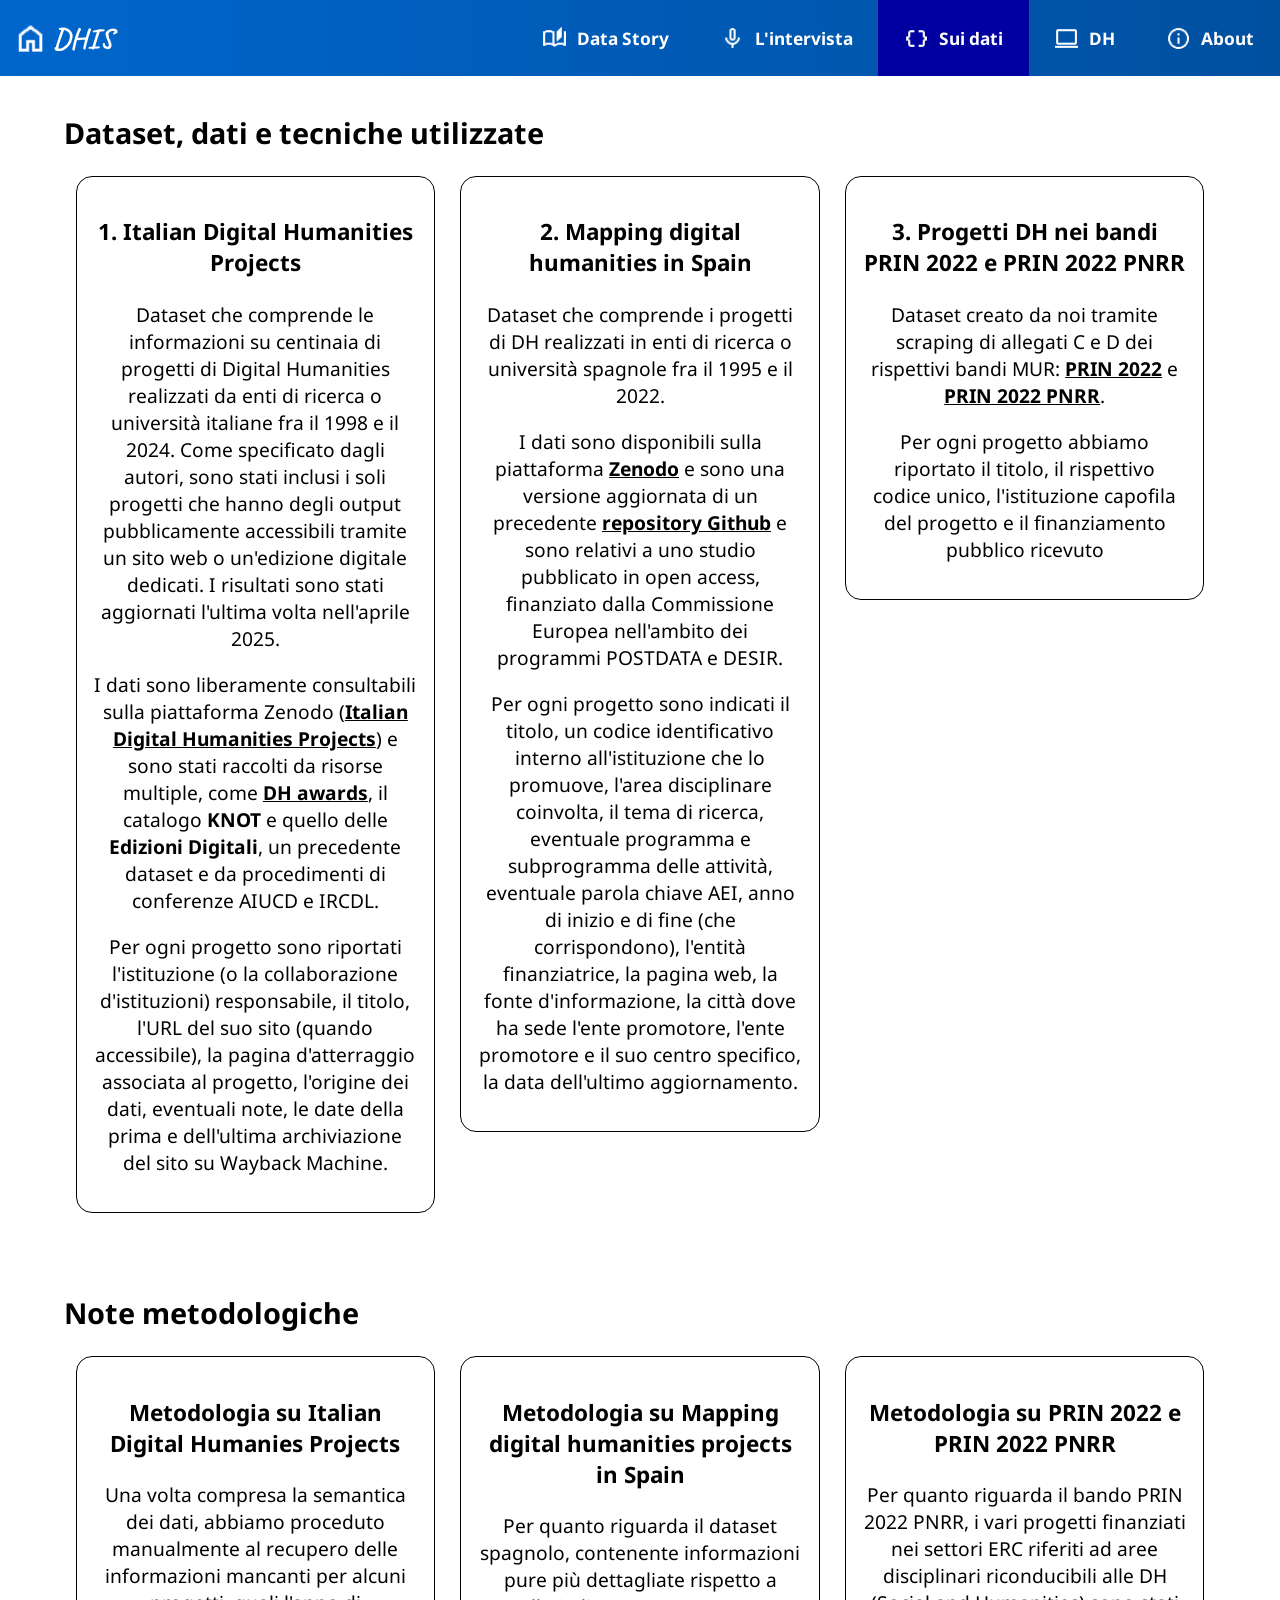
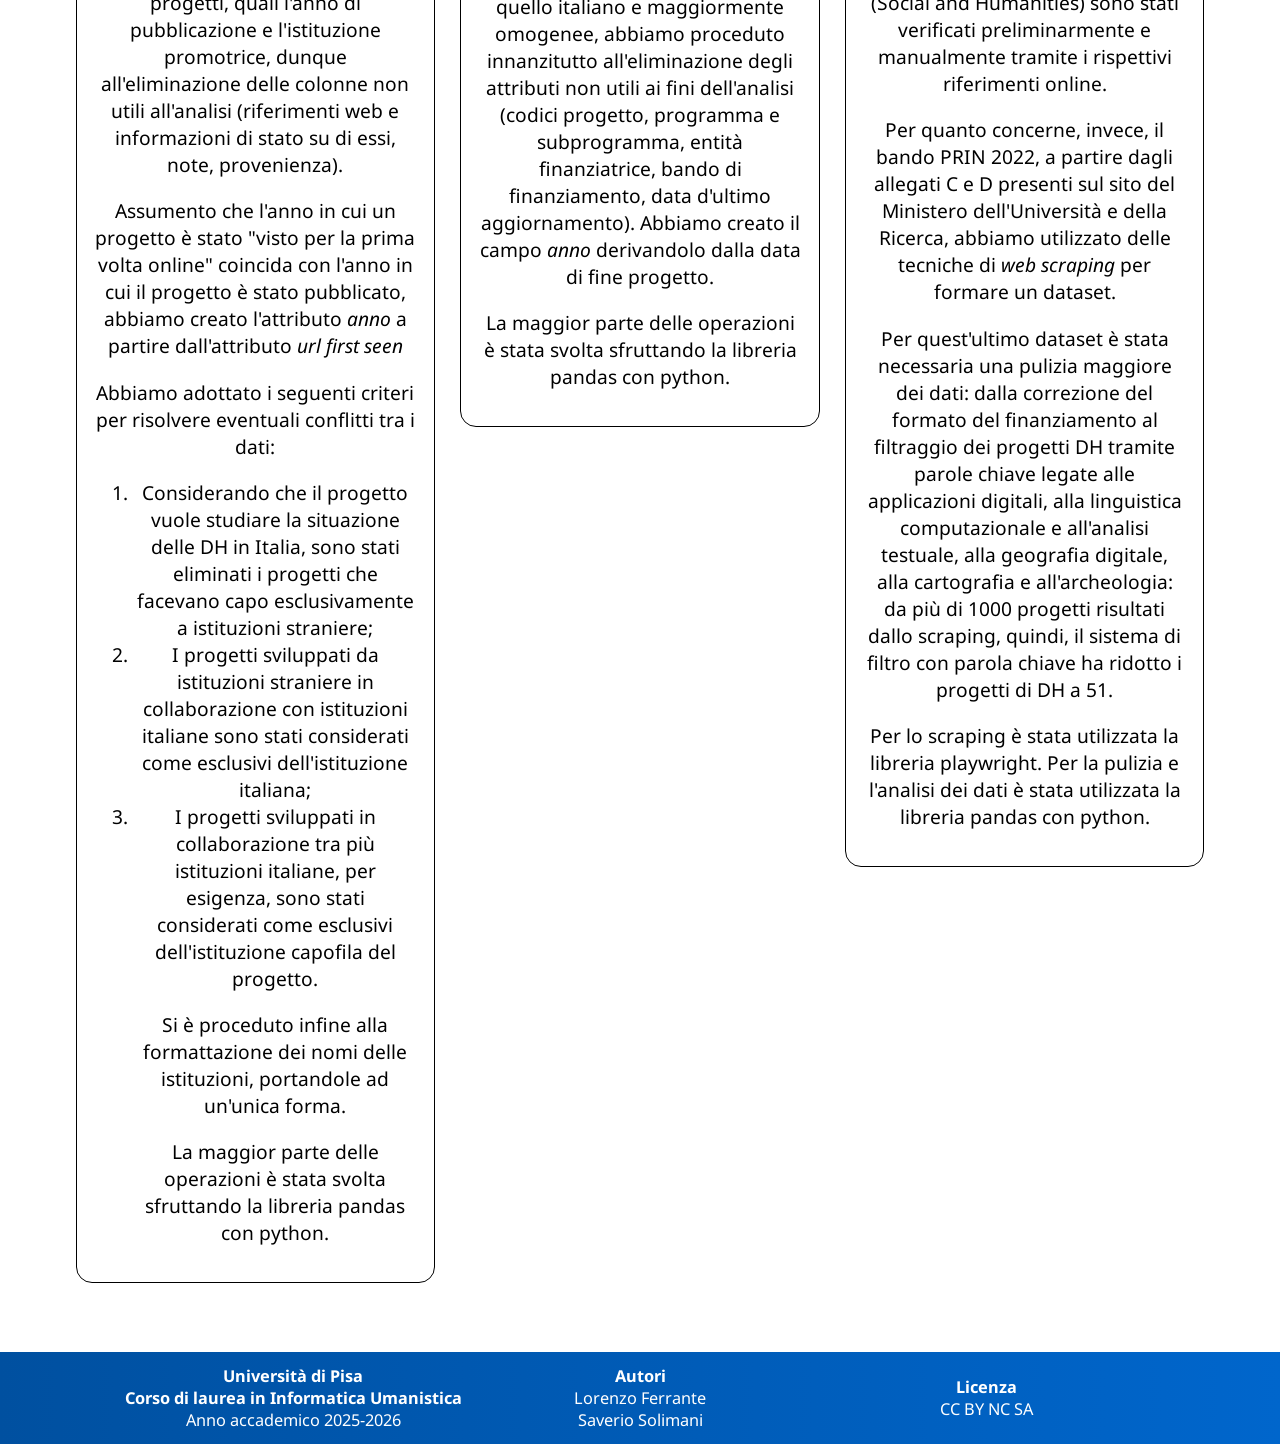
<file: sito_web/dati.html>
<!DOCTYPE html>
<html lang="it">

<head>
    <meta charset="UTF-8">
    <meta name="viewport" content="width=device-width, initial-scale=1.0">
    <title>DHIS - dati</title>

    <link rel="icon" type="image/x-icon" href="img/favicon.ico">
    <link rel="preconnect" href="https://fonts.googleapis.com">
    <link rel="preconnect" href="https://fonts.gstatic.com" crossorigin>
    <link href="https://fonts.googleapis.com/css2?family=Noto+Sans:ital,wght@0,100..900;1,100..900&display=swap" rel="stylesheet">
    <link rel="stylesheet" href="style.css">

    <link rel="preconnect" href="https://fonts.googleapis.com">
    <link rel="preconnect" href="https://fonts.gstatic.com" crossorigin>
    <link href="https://fonts.googleapis.com/css2?family=Caveat:wght@400..700&display=swap" rel="stylesheet">

    
</head>

<body>
    <div id="header">
        <a id="home" href="index.html"><img src="img/icone/home.png" alt="Home"> DHIS</a>
        <a href="articolo.html"> <img src="img/icone/articolo.png" alt="Articolo">Data Story</a>
        <a href="intervista.html"><img src="img/icone/microfono.png" alt="About">L'intervista</a>
        <a href="dati.html" class="here"><img src="img/icone/dati.png" alt="Dati">Sui dati</a>
        <a href="digital_humanities.html"><img src="img/icone/computer.png" alt="Digital Humanities">DH</a>
        <a href="about.html"><img src="img/icone/about.png" alt="About">About</a>
    </div>


    <div class="corpo">
        <h2>Dataset, dati e tecniche utilizzate</h2>
        <div id="dataset">

           <div>
                <h3>1. Italian Digital Humanities Projects</h3>
                <p>
                    Dataset che comprende le informazioni su centinaia di progetti di Digital Humanities
                    realizzati da enti di ricerca o università italiane fra il 1998 e il 2024.
                    Come specificato dagli autori, sono stati inclusi i soli progetti che hanno degli output pubblicamente
                    accessibili tramite un sito web o un'edizione digitale dedicati.
                    I risultati sono stati aggiornati l'ultima volta nell'aprile 2025.
                </p>

                <p>
                    I dati sono liberamente consultabili sulla piattaforma Zenodo
                    (<a href="https://zenodo.org/records/19003595" target="_blank" class="grassetto">Italian Digital Humanities Projects</a>)
                    e sono stati raccolti da risorse multiple, come <a href="http://dhawards.org/" target="_blank" class="grassetto">DH awards</a>,
                    il catalogo <span class="grassetto">KNOT</span> e quello delle <span class="grassetto">Edizioni Digitali</span>,
                    un precedente dataset e da procedimenti di conferenze AIUCD e IRCDL.
                </p>
                <p>
                    Per ogni progetto sono riportati l'istituzione (o la collaborazione d'istituzioni) responsabile,
                    il titolo, l'URL del suo sito (quando accessibile), la pagina d'atterraggio associata al progetto,
                    l'origine dei dati, eventuali note, le date della prima e dell'ultima archiviazione del sito su
                    Wayback Machine.
                </p>
            </div>

            <div>
                <h3>2. Mapping digital humanities in Spain</h3>
                <p>
                    Dataset che comprende i progetti di DH realizzati in enti di ricerca o università spagnole
                    fra il 1995 e il 2022.
                </p>
                <p>
                    I dati sono disponibili sulla piattaforma <a href="https://zenodo.org/records/3893546" target="_blank" class="grassetto">Zenodo</a>
                    e sono una versione aggiornata di un precedente <a href="https://github.com/linhd-postdata/desir/tree/v1.0" target="_blank" class="grassetto">repository Github</a>
                    e sono relativi a uno studio pubblicato in open access, finanziato dalla Commissione Europea nell'ambito dei
                    programmi POSTDATA e DESIR.
                </p>
                <p>
                    Per ogni progetto sono indicati il titolo, un codice identificativo interno all'istituzione
                    che lo promuove, l'area disciplinare coinvolta, il tema di ricerca, eventuale programma e
                    subprogramma delle attività, eventuale parola chiave AEI, anno di inizio e di fine (che corrispondono),
                    l'entità finanziatrice, la pagina web, la fonte d'informazione, la città dove ha sede l'ente promotore,
                    l'ente promotore e il suo centro specifico, la data dell'ultimo aggiornamento.
                </p>
            </div>
            
            <div>
                <h3>3. Progetti DH nei bandi PRIN 2022 e PRIN 2022 PNRR</h3>
                <p>
                   Dataset creato da noi tramite scraping di allegati C e D dei rispettivi bandi MUR:
                   <a href="https://www.mur.gov.it/it/atti-e-normativa/decreto-direttoriale-n-576-del-02-05-2023" target="_blank" class="grassetto">PRIN 2022</a> e
                   <a href="https://www.mur.gov.it/it/atti-e-normativa/decreti-di-ammissione-al-finanziamento-bando-prin-pnrr-decreto-direttoriale-n-1409" target="_blank" class="grassetto">PRIN 2022 PNRR</a>.
                </p>
                <p>Per ogni progetto abbiamo riportato il titolo, il rispettivo codice unico, l'istituzione capofila del progetto e il finanziamento pubblico ricevuto</p>
            </div>
        </div>

        <h2>Note metodologiche</h2>

        <div id="metodologia">
            <div>
                <h3>Metodologia su Italian Digital Humanies Projects</h3>
                <p>
                    Una volta compresa la semantica dei dati, abbiamo proceduto manualmente al recupero delle informazioni
                    mancanti per alcuni progetti, quali l'anno di pubblicazione e l'istituzione promotrice, dunque
                    all'eliminazione delle colonne non utili all'analisi (riferimenti web e informazioni di stato su di essi,
                    note, provenienza).
                </p>
                <p>
                    Assumento che l'anno in cui un progetto è stato "visto per la prima volta online" coincida con
                    l'anno in cui il progetto è stato pubblicato, abbiamo creato l'attributo <span class="corsivo">anno</span>
                    a partire dall'attributo <span class="corsivo">url first seen</span> 
                <p>
                    Abbiamo adottato i seguenti criteri per risolvere eventuali conflitti tra i dati:
                <ol>
                <li>Considerando che il progetto vuole studiare la situazione delle DH in Italia, sono stati eliminati i progetti che facevano capo esclusivamente a istituzioni straniere;</li>
                <li>I progetti sviluppati da istituzioni straniere in collaborazione con istituzioni italiane sono stati considerati come esclusivi dell'istituzione italiana;</li>
                <li>I progetti sviluppati in collaborazione tra più istituzioni italiane, per esigenza, sono stati considerati come esclusivi dell'istituzione capofila del progetto.</li>
                </p>

                <p>
                    Si è proceduto infine alla formattazione dei nomi delle istituzioni, portandole ad un'unica forma.
                </p>
                <p>
                    La maggior parte delle operazioni è stata svolta sfruttando la libreria pandas con python.
                </p>
            </div>

            <div>
                <h3>Metodologia su Mapping digital humanities projects in Spain</h3>
                <p>
                    Per quanto riguarda il dataset spagnolo, contenente informazioni pure più dettagliate rispetto a quello italiano e maggiormente omogenee, abbiamo proceduto innanzitutto all'eliminazione degli attributi non utili ai fini dell'analisi (codici progetto, programma e subprogramma, entità finanziatrice, bando di finanziamento, data d'ultimo aggiornamento). Abbiamo creato il campo <span class="corsivo">anno</span> derivandolo dalla data di fine progetto.
                </p>
                <p>
                    La maggior parte delle operazioni è stata svolta sfruttando la libreria pandas con python.
                </p>
            </div>
            <div>
                <h3>Metodologia su PRIN 2022 e PRIN 2022 PNRR</h3>
                <p>
                    Per quanto riguarda il bando PRIN 2022 PNRR, i vari progetti finanziati nei settori ERC
                    riferiti ad aree disciplinari riconducibili alle DH (Social and Humanities) sono stati
                    verificati preliminarmente e manualmente tramite i rispettivi riferimenti online.
                </p>
                <p>
                   Per quanto concerne, invece, il bando PRIN 2022, 
                   a partire dagli allegati C e D presenti sul sito del Ministero dell'Università e della Ricerca,
                   abbiamo utilizzato delle tecniche di <span class="corsivo">web scraping</span> per formare un dataset.
                </p>
                <p>
                    Per quest'ultimo dataset è stata necessaria una pulizia maggiore dei dati: dalla correzione
                    del formato del finanziamento al filtraggio dei progetti DH tramite parole chiave legate alle 
                    applicazioni digitali, alla linguistica computazionale e all'analisi testuale, alla geografia
                    digitale, alla cartografia e all'archeologia: da più di 1000 progetti risultati dallo scraping,
                    quindi, il sistema di filtro con parola chiave ha ridotto i progetti di DH a 51.
                </p>
                <p>
                    Per lo scraping è stata utilizzata la libreria playwright. Per la pulizia e l'analisi dei dati
                    è stata utilizzata la libreria pandas con python.
                </p>
            </div>
        </div>
    </div>



    <div id="footer">
        <a href="https://www.fileli.unipi.it/informatica-umanistica-lm/" target="_blank">
            <span class="grassetto">Università di Pisa <br>
            Corso di laurea in Informatica Umanistica</span>
            <br>
            <span>Anno accademico 2025-2026</span>
        </a>

        <div id="cont_autori">
                <span class="grassetto">Autori</span>
                <br>
                <span><a href="mailto:l.ferrante9@studenti.unipi.it">Lorenzo Ferrante</a>
                <br>
                <span><a href="mailto:s.solimani1@studenti.unipi.it">Saverio Solimani</a></span>
        </div>

        <a href="https://creativecommons.org/licenses/by-nc-sa/4.0/" target="_blank">
            <span class="grassetto">Licenza</span>
            <br>
            <span>CC BY NC SA</span>
        </a>
    </div>
</body>


</html>
</file>
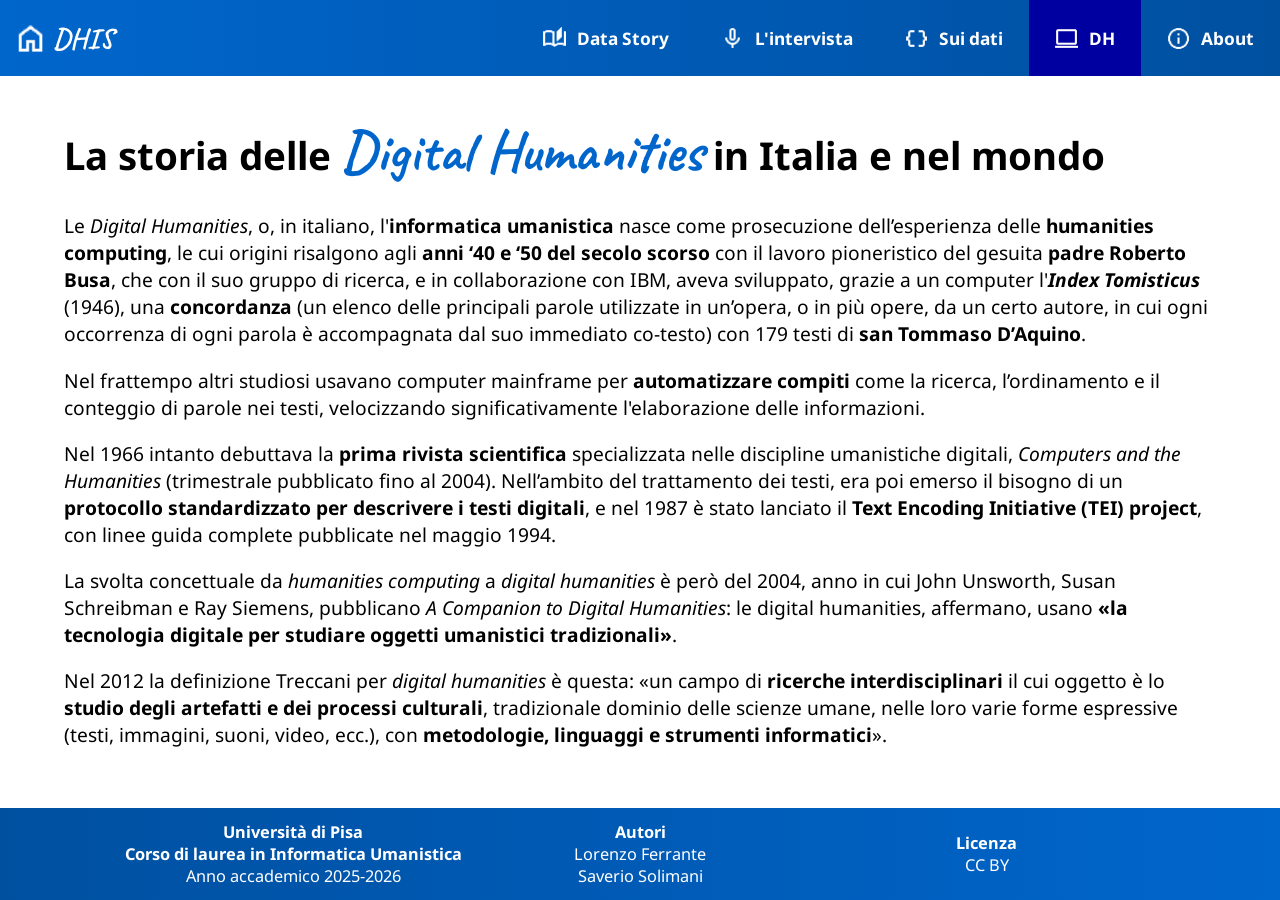
<file: sito_web/digital_humanities.html>
<!DOCTYPE html>
<html lang="it">

<head>
    <meta charset="UTF-8">
    <meta name="viewport" content="width=device-width, initial-scale=1.0">
    <title>DHIS - Digital Humanities</title>

    <link rel="icon" type="image/x-icon" href="img/favicon.ico">
    <link rel="preconnect" href="https://fonts.googleapis.com">
    <link rel="preconnect" href="https://fonts.gstatic.com" crossorigin>
    <link href="https://fonts.googleapis.com/css2?family=Noto+Sans:ital,wght@0,100..900;1,100..900&display=swap" rel="stylesheet">
    <link rel="stylesheet" href="style.css">

    <link rel="preconnect" href="https://fonts.googleapis.com">
    <link rel="preconnect" href="https://fonts.gstatic.com" crossorigin>
    <link href="https://fonts.googleapis.com/css2?family=Caveat:wght@400..700&display=swap" rel="stylesheet">

    
</head>

<body>
    <div id="header">
        <a id="home" href="index.html"><img src="img/icone/home.png" alt="Home"> DHIS</a>
        <a href="articolo.html"> <img src="img/icone/articolo.png" alt="Articolo">Data Story</a>
        <a href="intervista.html"><img src="img/icone/microfono.png" alt="About">L'intervista</a>
        <a href="dati.html"><img src="img/icone/dati.png" alt="Dati">Sui dati</a>
        <a href="digital_humanities.html" class="here"><img src="img/icone/computer.png" alt="Digital Humanities">DH</a>
        <a href="about.html"><img src="img/icone/about.png" alt="About">About</a>
    </div>


    <div class="corpo">
        <h1>La storia delle <span class="evidenza">Digital Humanities</span> in Italia e nel mondo</h1>
        <p>
            Le <span class="corsivo">Digital Humanities</span>, o, in italiano, l'<span class="grassetto">informatica umanistica</span>
            nasce come prosecuzione dell’esperienza delle <span class="grassetto">humanities computing</span>, 
            le cui origini risalgono agli <span class="grassetto">anni ‘40 e ‘50 del secolo scorso</span>
            con il lavoro pioneristico del gesuita <span class="grassetto">padre Roberto Busa</span>,
            che con il suo gruppo di ricerca, e in collaborazione con IBM, aveva sviluppato, grazie a un computer
            l'<span class="corsivo grassetto">Index Tomisticus</span> (1946),
            una <span class="grassetto">concordanza</span> (un elenco delle principali parole utilizzate in un’opera,
            o in più opere, da un certo autore, in cui ogni occorrenza di ogni parola è accompagnata dal suo immediato co-testo)
            con 179 testi di <span class="grassetto">san Tommaso D’Aquino</span>.
        </p>
        <p>
            Nel frattempo altri studiosi usavano computer mainframe per <span class="grassetto">
            automatizzare compiti</span> come la ricerca, l’ordinamento e il conteggio di parole nei testi,
            velocizzando significativamente l'elaborazione delle informazioni.
        </p>
        <p>
            Nel 1966 intanto debuttava la <span class="grassetto">prima rivista scientifica</span> specializzata nelle
            discipline umanistiche digitali, <span class="corsivo">Computers and the Humanities</span> (trimestrale 
            pubblicato fino al 2004). Nell’ambito del trattamento dei testi, era poi emerso
            il bisogno di un <span class="grassetto">protocollo standardizzato per descrivere i testi digitali</span>, e nel
            1987 è stato lanciato il <span class="grassetto">Text Encoding Initiative (TEI) project</span>, con linee guida 
            complete pubblicate nel maggio 1994.
        </p>
        <p>
            La svolta concettuale da <span class="corsivo">humanities computing</span> a <span class="corsivo">digital humanities</span>
            è però del 2004, anno in cui John Unsworth, Susan Schreibman e Ray Siemens, pubblicano <span class="corsivo">A Companion to Digital Humanities</span>:
            le <span>digital humanities</span>, affermano, usano <span class="grassetto">«la tecnologia digitale per studiare oggetti umanistici tradizionali»</span>.
        </p>
        <p>
            Nel 2012 la definizione Treccani per <span class="corsivo">digital humanities</span> è questa:
            «un campo di <span class="grassetto">ricerche interdisciplinari</span> il cui oggetto è lo
            <span class="grassetto">studio degli artefatti e dei processi culturali</span>,
            tradizionale dominio delle scienze umane, nelle loro varie forme espressive (testi, immagini, suoni, video, ecc.),
            con <span class="grassetto">metodologie, linguaggi e strumenti informatici</span>».
        </p>
    </div>

    </div>

    <div id="footer">
        <a href="https://www.fileli.unipi.it/informatica-umanistica-lm/" target="_blank">
            <span class="grassetto">Università di Pisa <br>
            Corso di laurea in Informatica Umanistica</span>
            <br>
            <span>Anno accademico 2025-2026</span>
        </a>

        <div id="cont_autori">
                <span class="grassetto">Autori</span>
                <br>
                <span><a href="mailto:l.ferrante9@studenti.unipi.it">Lorenzo Ferrante</a>
                <br>
                <span><a href="mailto:s.solimani1@studenti.unipi.it">Saverio Solimani</a></span>
        </div>

        <a href="https://creativecommons.org/licenses/by/4.0/deed.it" target="_blank">
            <span class="grassetto">Licenza</span>
            <br>
            <span>CC BY</span>
        </a>
    </div>
</body>


</html>
</file>
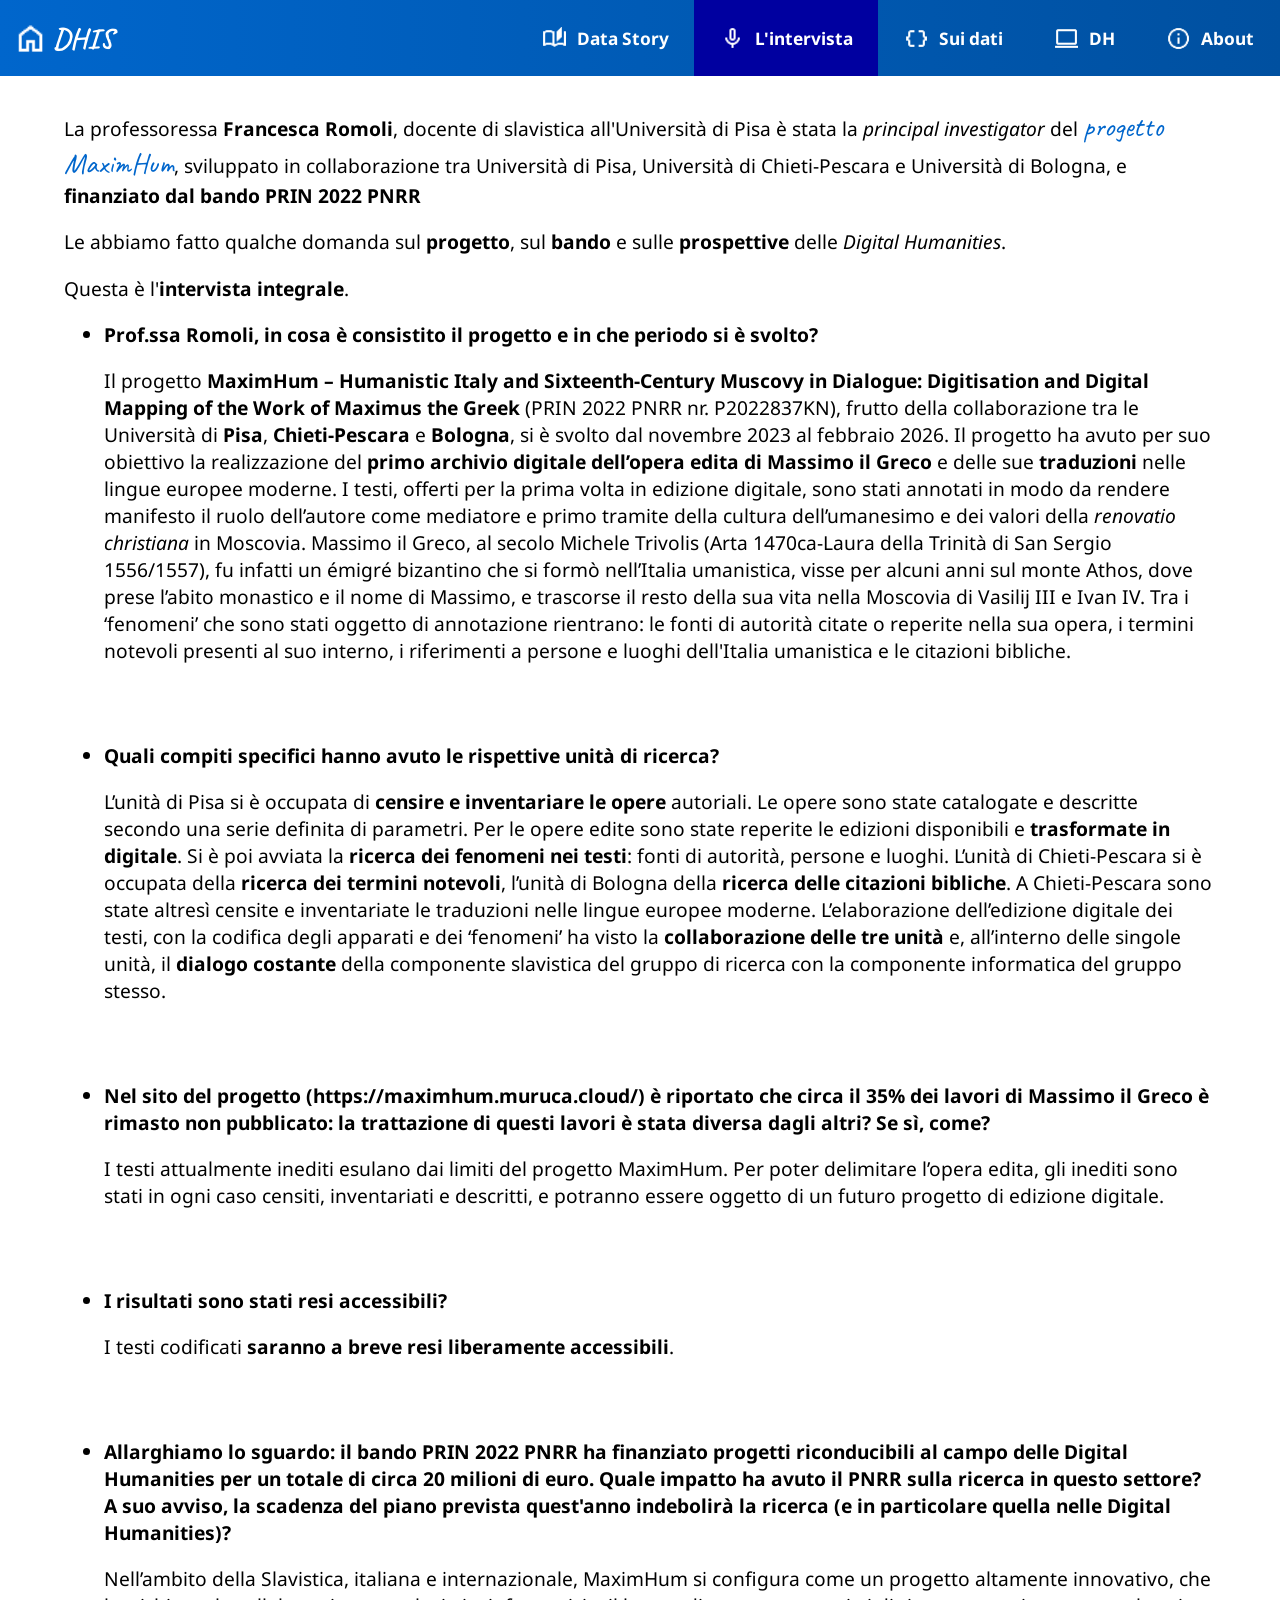
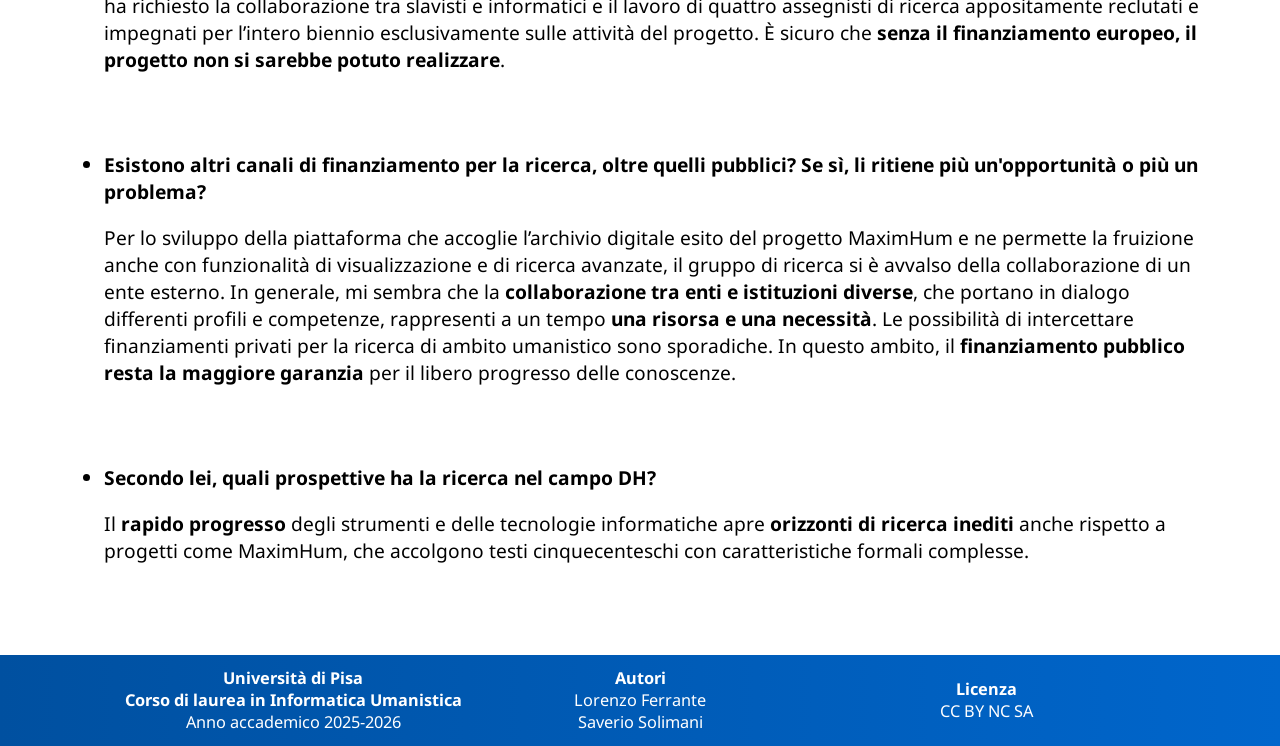
<file: sito_web/intervista.html>
<!DOCTYPE html>
<html lang="it">

<head>
    <meta charset="UTF-8">
    <meta name="viewport" content="width=device-width, initial-scale=1.0">
    <title>DHIS - intervista</title>

    <link rel="icon" type="image/x-icon" href="img/favicon.ico">
    <link rel="preconnect" href="https://fonts.googleapis.com">
    <link rel="preconnect" href="https://fonts.gstatic.com" crossorigin>
    <link href="https://fonts.googleapis.com/css2?family=Noto+Sans:ital,wght@0,100..900;1,100..900&display=swap" rel="stylesheet">
    <link rel="stylesheet" href="style.css">

    <link rel="preconnect" href="https://fonts.googleapis.com">
    <link rel="preconnect" href="https://fonts.gstatic.com" crossorigin>
    <link href="https://fonts.googleapis.com/css2?family=Caveat:wght@400..700&display=swap" rel="stylesheet">

    <style>
        ul li{
            margin-bottom: 7%;
        }
    </style>

</head>

<body>
    <div id="header">
        <a id="home" href="index.html"><img src="img/icone/home.png" alt="Home"> DHIS</a>
        <a href="articolo.html"> <img src="img/icone/articolo.png" alt="Articolo">Data Story</a>
        <a href="intervista.html" class="here"><img src="img/icone/microfono.png" alt="About">L'intervista</a>
        <a href="dati.html"><img src="img/icone/dati.png" alt="Dati">Sui dati</a>
        <a href="digital_humanities.html"><img src="img/icone/computer.png" alt="Digital Humanities">DH</a>
        <a href="about.html"><img src="img/icone/about.png" alt="About">About</a>
    </div>


    <div class="corpo">
        <p>
            La professoressa <span class="grassetto">Francesca Romoli</span>, docente di slavistica all'Università di Pisa
            è stata la <span class="corsivo">principal investigator</span> del
            <a href="https://maximhum.fileli.unipi.it" target="_blank" class="evidenza">progetto MaximHum</a>,
            sviluppato in collaborazione tra Università di Pisa, Università di Chieti-Pescara e Università di Bologna,
            e <span class="grassetto">finanziato dal bando PRIN 2022 PNRR</span>
        </p>
        <p>
            Le abbiamo fatto qualche domanda sul <span class="grassetto">progetto</span>, sul <span class="grassetto">bando</span> e sulle <span class="grassetto">prospettive</span> delle <span class="corsivo">Digital Humanities</span>.
        </p>
        <p>
            Questa è l'<span class="grassetto">intervista integrale</span>.
        </p>

        <ul>
            <li>
                <p class="domanda">
                    Prof.ssa Romoli, in cosa è consistito il progetto e in che periodo si è svolto?
                </p>
                <p class="risposta">
                    Il progetto <span class="grassetto">MaximHum – Humanistic Italy and Sixteenth-Century Muscovy in Dialogue: Digitisation and Digital Mapping of the Work of Maximus the Greek</span> (PRIN 2022 PNRR nr. P2022837KN), frutto della collaborazione tra le Università di <span class="grassetto">Pisa</span>, <span class="grassetto">Chieti-Pescara</span> e <span class="grassetto">Bologna</span>, si è svolto dal novembre 2023 al febbraio 2026. 
                    Il progetto ha avuto per suo obiettivo la realizzazione del <span class="grassetto">primo archivio digitale dell’opera edita di Massimo il Greco</span> e delle sue <span class="grassetto">traduzioni</span> nelle lingue europee moderne. I testi, offerti per la prima volta in edizione digitale, sono stati annotati in modo da rendere manifesto il ruolo dell’autore come mediatore e primo tramite della cultura dell’umanesimo e dei valori della <i>renovatio christiana</i> in Moscovia. Massimo il Greco, al secolo Michele Trivolis (Arta 1470ca-Laura della Trinità di San Sergio 1556/1557), fu infatti un émigré bizantino che si formò nell’Italia umanistica, visse per alcuni anni sul monte Athos, dove prese l’abito monastico e il nome di Massimo, e trascorse il resto della sua vita nella Moscovia di Vasilij III e Ivan IV. 
                    Tra i ‘fenomeni’ che sono stati oggetto di annotazione rientrano: le fonti di autorità citate o reperite nella sua opera, i termini notevoli presenti al suo interno, i riferimenti a persone e luoghi dell'Italia umanistica e le citazioni bibliche.
                </p>
            </li>
            <li>
                <p class="domanda">
                    Quali compiti specifici hanno avuto le rispettive unità di ricerca?
                </p>
                <p class="risposta">
                    L’unità di Pisa si è occupata di <span class="grassetto">censire e inventariare le opere</span> autoriali. 
                    Le opere sono state catalogate e descritte secondo una serie definita di parametri. Per le opere edite sono state reperite le edizioni disponibili e <span class="grassetto">trasformate in digitale</span>. Si è poi avviata la <span class="grassetto">ricerca dei fenomeni nei testi</span>: fonti di autorità, persone e luoghi. 
                    L’unità di Chieti-Pescara si è occupata della <span class="grassetto">ricerca dei termini notevoli</span>, l’unità di Bologna della <span class="grassetto">ricerca delle citazioni bibliche</span>. A Chieti-Pescara sono state altresì censite e inventariate le traduzioni nelle lingue europee moderne. 
                    L’elaborazione dell’edizione digitale dei testi, con la codifica degli apparati e dei ‘fenomeni’ ha visto la <span class="grassetto">collaborazione delle tre unità</span> e, all’interno delle singole unità, il <span class="grassetto">dialogo costante</span> della componente slavistica del gruppo di ricerca con la componente informatica del gruppo stesso.
                </p>
            </li>
            <li>
                <p class="domanda">
                    Nel sito del progetto (https://maximhum.muruca.cloud/) è riportato che circa il 35% dei lavori di Massimo il Greco è
                    rimasto non pubblicato: la trattazione di questi lavori è stata diversa dagli altri? Se sì, come?
                </p>
                <p class="risposta">
                    I testi attualmente inediti esulano dai limiti del progetto MaximHum. Per poter delimitare l’opera edita, gli inediti sono stati in ogni caso censiti, inventariati e descritti, e potranno essere oggetto di un futuro progetto di edizione digitale.
                </p>
            </li>
            <li>
                <p class="domanda">
                    I risultati sono stati resi accessibili?
                </p>
                <p class="risposta">
                    I testi codificati <span class="grassetto">saranno a breve resi liberamente accessibili</span>.
                </p>
            </li>
            <li>
                <p class="domanda">
                    Allarghiamo lo sguardo: il bando PRIN 2022 PNRR ha finanziato progetti riconducibili al campo delle
                    Digital Humanities per un totale di circa
                    20 milioni di euro. Quale impatto ha avuto il PNRR sulla ricerca in questo settore? A suo avviso, la scadenza del piano
                    prevista quest'anno indebolirà la ricerca (e in particolare quella nelle Digital Humanities)?
                </p>
                <p class="risposta">
                    Nell’ambito della Slavistica, italiana e internazionale, MaximHum si configura come un progetto altamente innovativo, che ha richiesto la collaborazione tra slavisti e informatici e il lavoro di quattro assegnisti di ricerca appositamente reclutati e impegnati per l’intero biennio esclusivamente sulle attività del progetto. 
                    È sicuro che <span class="grassetto">senza il finanziamento europeo, il progetto non si sarebbe potuto realizzare</span>.
                </p>
            </li>
            <li>
                <p class="domanda">
                    Esistono altri canali di finanziamento per la ricerca, oltre quelli pubblici?
                    Se sì, li ritiene più un'opportunità o più un problema?
                </p>
                <p class="risposta">
                    Per lo sviluppo della piattaforma che accoglie l’archivio digitale esito del progetto MaximHum e ne permette la fruizione anche con funzionalità di visualizzazione e di ricerca avanzate, il gruppo di ricerca si è avvalso della collaborazione di un ente esterno. 
                    In generale, mi sembra che la <span class="grassetto">collaborazione tra enti e istituzioni diverse</span>, che portano in dialogo differenti profili e competenze, rappresenti a un tempo <span class="grassetto">una risorsa e una necessità</span>. 
                    Le possibilità di intercettare finanziamenti privati per la ricerca di ambito umanistico sono sporadiche. In questo ambito, il <span class="grassetto">finanziamento pubblico resta la maggiore garanzia</span> per il libero progresso delle conoscenze.
                </p>
            </li>
            <li>
                <p class="domanda">
                    Secondo lei, quali prospettive ha la ricerca nel campo DH?
                </p>
                <p class="risposta">
                    Il <span class="grassetto">rapido progresso</span> degli strumenti e delle tecnologie informatiche apre <span class="grassetto">orizzonti di ricerca inediti</span> anche rispetto a progetti come MaximHum, 
                    che accolgono testi cinquecenteschi con caratteristiche formali complesse.
                </p>
            </li>
        </ul>
        
    </div>

    <div id="footer">
        <a href="https://www.fileli.unipi.it/informatica-umanistica-lm/" target="_blank">
            <span class="grassetto">Università di Pisa <br>
            Corso di laurea in Informatica Umanistica</span>
            <br>
            <span>Anno accademico 2025-2026</span>
        </a>

        <div id="cont_autori">
                <span class="grassetto">Autori</span>
                <br>
                <span><a href="mailto:l.ferrante9@studenti.unipi.it">Lorenzo Ferrante</a>
                <br>
                <span><a href="mailto:s.solimani1@studenti.unipi.it">Saverio Solimani</a></span>
        </div>

        <a href="https://creativecommons.org/licenses/by-nc-sa/4.0/" target="_blank">
            <span class="grassetto">Licenza</span>
            <br>
            <span>CC BY NC SA</span>
        </a>
    </div>
</body>


</html>
</file>
<file: sito_web/style.css>
html{font-family: 'Noto sans', Arial, Helvetica, sans-serif;}

body{
    margin: 0;
    padding: 0;
    font-size: 120%;
    min-height: 100vh;
    display: flex;
    flex-direction: column;
}

a{
    text-decoration: none;
    color: black;
    transition: all 0.2s ease-in-out;
}
a:hover{font-weight: bold;}

#corpo, #header, #footer, #autori, #dataset, #metodologia{
    display: flex;
    justify-content: space-around; 
    align-items: center; 
    box-sizing: border-box;
}

#corpo p{padding: 5%;}

#header{background: linear-gradient(to right, rgb(0, 102, 204), rgb(0, 80, 160));}

#header a{
    padding: 2%;
    color: white;
    font-weight: bold;
    font-size: 90%;
    display: flex;
    align-items: center;
    justify-content: center;
    gap: 10px;
}
#header a img{width: 25px;}

#header a:hover {
    background-color: rgba(0, 102, 204, 0.7);
    cursor: pointer;
    transition: all ease-in-out 0.2s;
}

#home{
    margin-right: auto;
    font-family: 'Caveat', 'Times New Roman', Times, serif;
    font-size: 150% !important;
    display: flex;
    align-items: center;
    gap: 5px !important;
    padding: 0 0 0 1% !important;
}

#home img{width: 35px !important;}

#copertina {
    padding: 12.5% 5%;
    background-image: url("img/sfondo.jpg");
    background-position: center;
    background-size: cover;
    background-repeat: no-repeat;
}

#copertina h1{font-size: 250%;}

#copertina div {
    background-color: rgba(198, 167, 42, 0.4);
    width: 55%;
    border-radius: 24px;
    padding: 2%;
    position: relative;
    bottom: 100px;
}

#abstract{
    text-align: center;
    padding: 3%;
    font-size: 100%;
}
#abstract a{
    text-decoration: underline;
}

#corpo{align-items: stretch !important;}
#corpo a{
    flex: 1;
    text-align: center;
    font-size: 100%;
    padding: 3%;
}

#corpo .evidenza{font-size: 200%;}

#corpo a:hover {
    cursor: pointer;
    transition: all ease-in-out 0.2s;
}

#ds{background-color: rgb(94, 185, 94);}
#ds:hover{background-color: rgb(94, 185, 94, 0.8)}

#dh{background-color: rgb(210, 180, 140);}
#dh:hover{background-color: rgb(210, 180, 140, 0.8);}

#int{background-color: rgb(94, 140, 185);}
#int:hover{background-color: rgb(94, 140, 185, 0.8);}

.spiegazione{
    font-weight: normal;
    padding-top: 1% !important;
}

#footer{
    color: white;
    align-items: center; 
    padding: 1%;
    font-size: 85%;
    margin-top: auto;

}

#footer{background: linear-gradient(to left, rgb(0, 102, 204), rgb(0, 80, 160));}

#footer a{
    flex: 1;
    text-align: center;
    color: white;
}

.grassetto{font-weight: bold;}
.corsivo{font-style: italic;}

.evidenza{
    color: rgb(0, 102, 204);
    font-family: 'Caveat', 'Times New Roman', Times, serif;
    font-size: 120%;
}
.corpo{padding: 1% 5%;}
.corpo .evidenza{font-size: 150%;}

.domanda{font-weight: bold;}

#autori{text-align: center;}
#autori a{text-decoration: underline;}

.piccolo{font-size: 70%;}

#dataset, #metodologia{
    align-items: baseline !important;
    margin: 0 1%;
    gap: 25px;
}
#dataset div, #metodologia div{
    flex: 1;
    text-align: center;
    border: 1px black solid;
    border-radius: 16px;
    padding: 1.5%;
    margin-bottom: 5%;
    transition: border ease-in-out 0.1s;
}

#dataset div:hover, #metodologia div:hover{
    border: 2px black solid;
}

#dataset a, #metodologia a{
    text-decoration: underline;
}

.here{
    background-color: rgb(0, 0, 160);
    transition: all 0.2s ease-in-out;
}
.here:hover{background-color: rgb(0, 0, 160, 0.4) !important;}




/* Layout Articolo */
.article-header {
    margin-bottom: 3rem;
    text-align: center;
}

.article-header h1 {
    font-size: 2.8rem;
    color: #2c3e50;
    margin-bottom: 1rem;
    line-height: 1.2;
}

/* Tipografia Articolo */
.article-body p {
    line-height: 1.8;
    color: #2c3e50;
    margin-bottom: 1.5rem;
}

.article-body h2 {
    color: #2c3e50;
    margin-top: 3rem;
    margin-bottom: 1.5rem;
    border-bottom: 2px solid #b2c4c9;
    padding-bottom: 0.5rem;
}

.article-body h3 {
    color: #34495e;
    margin-top: 2rem;
    margin-bottom: 1rem;
}

.gr_com{
    display: flex;
    text-align: center;
}
.gr_com_block{
    display: block;
}

.gr_com *, .gr_com_block{
    flex: 1;
}

.gr_com_block img {
  max-width: 100%;
  height: auto;
  display: block;
  margin: auto;
  margin-bottom: 4%;
}

.gr_com img {
  max-width: 70%;
  height: auto;
  display: block;
  margin: auto;
  padding: 0 2.5% 0 2.5%;
}

.commento {
    background-color: rgb(184, 203, 225);
    border-left: 5px solid #3498db;
    border-radius: 0 12px 12px 0;
    padding: 2%;
}


article a{
    text-decoration: underline;
}


.affiancati img{
    width:45%;
    margin-top: 2%;
    margin-bottom: 2%;
}


.sezione{
    margin: 5% 0 5% 0;
}
.sezione > div {
    display: flex;
    align-items: center;
    gap: 40px;
}

#cont_max_greco {
    width: 100%;
}

#cont_max_greco img {
    width: 100%;
    height: auto;
}

.citazione{
    font-size: 90%;
}

#cont_autori{
    text-align: center;
}
</file>
